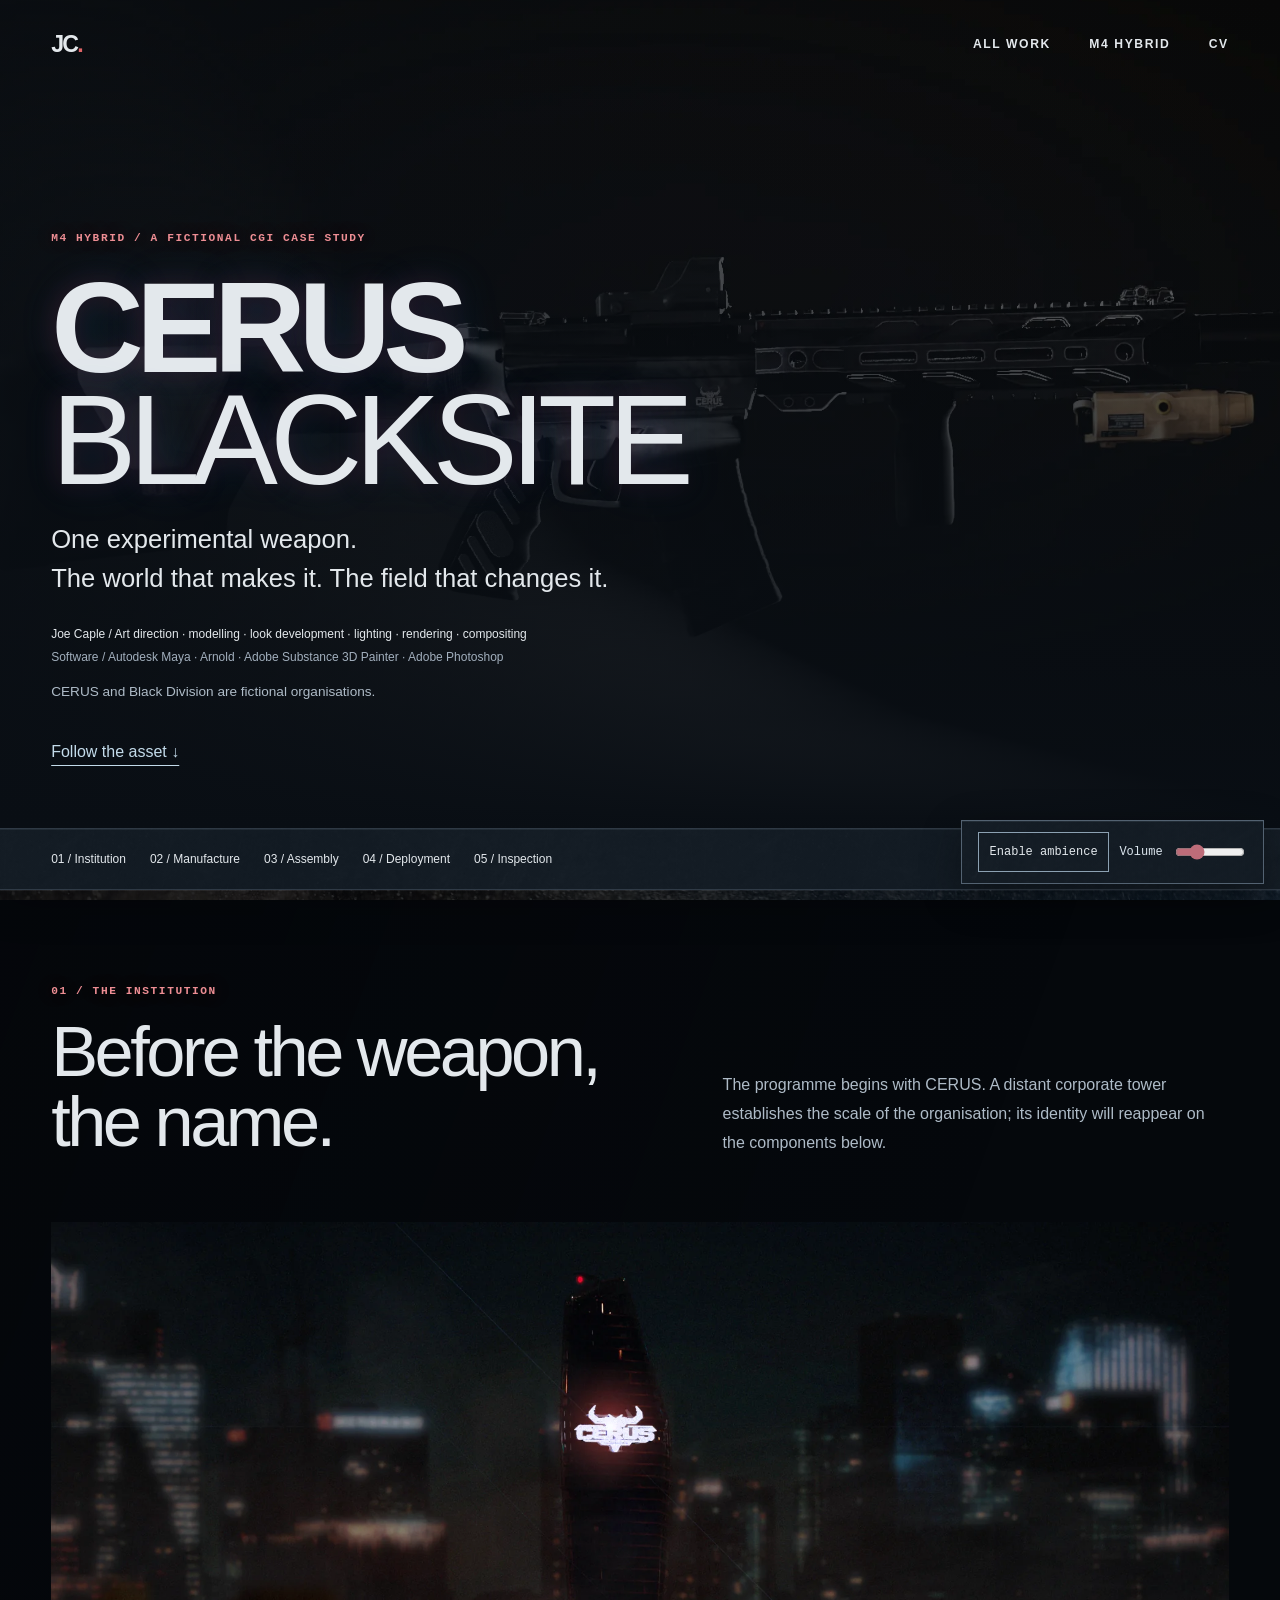
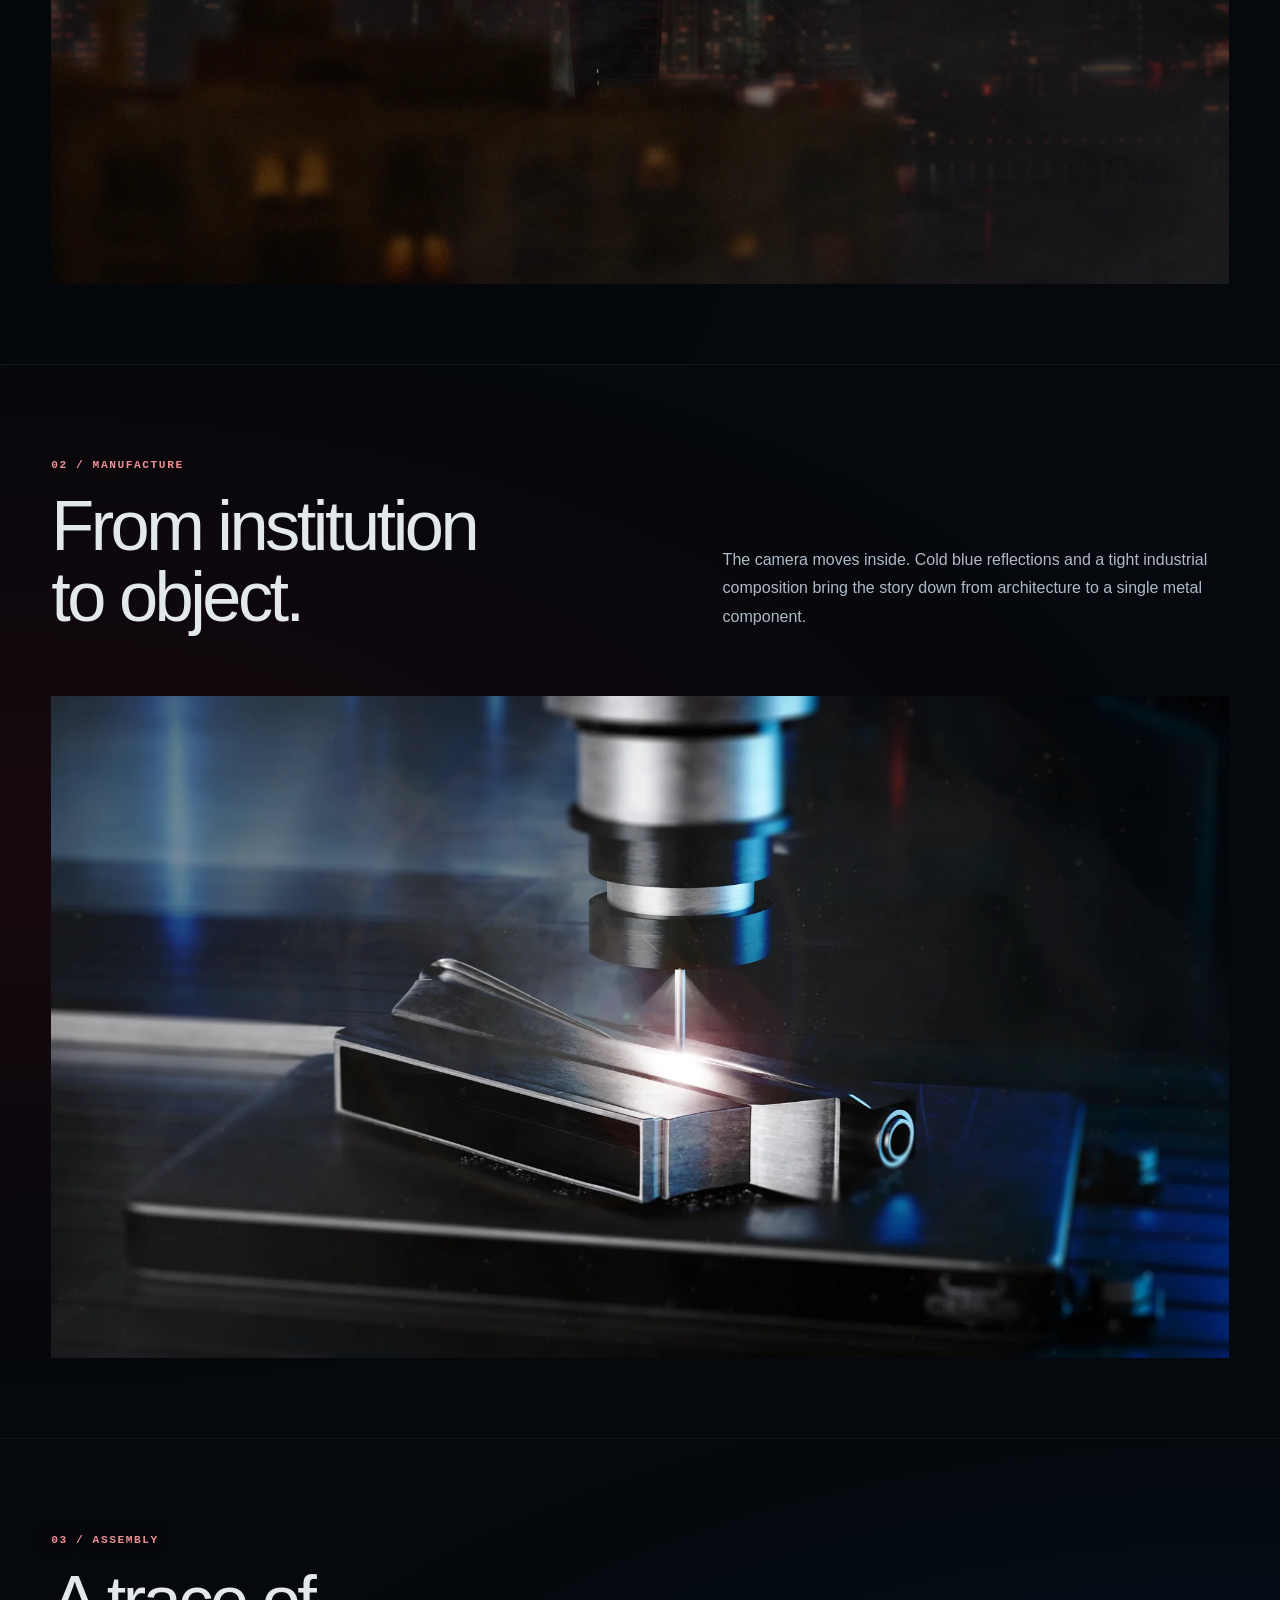
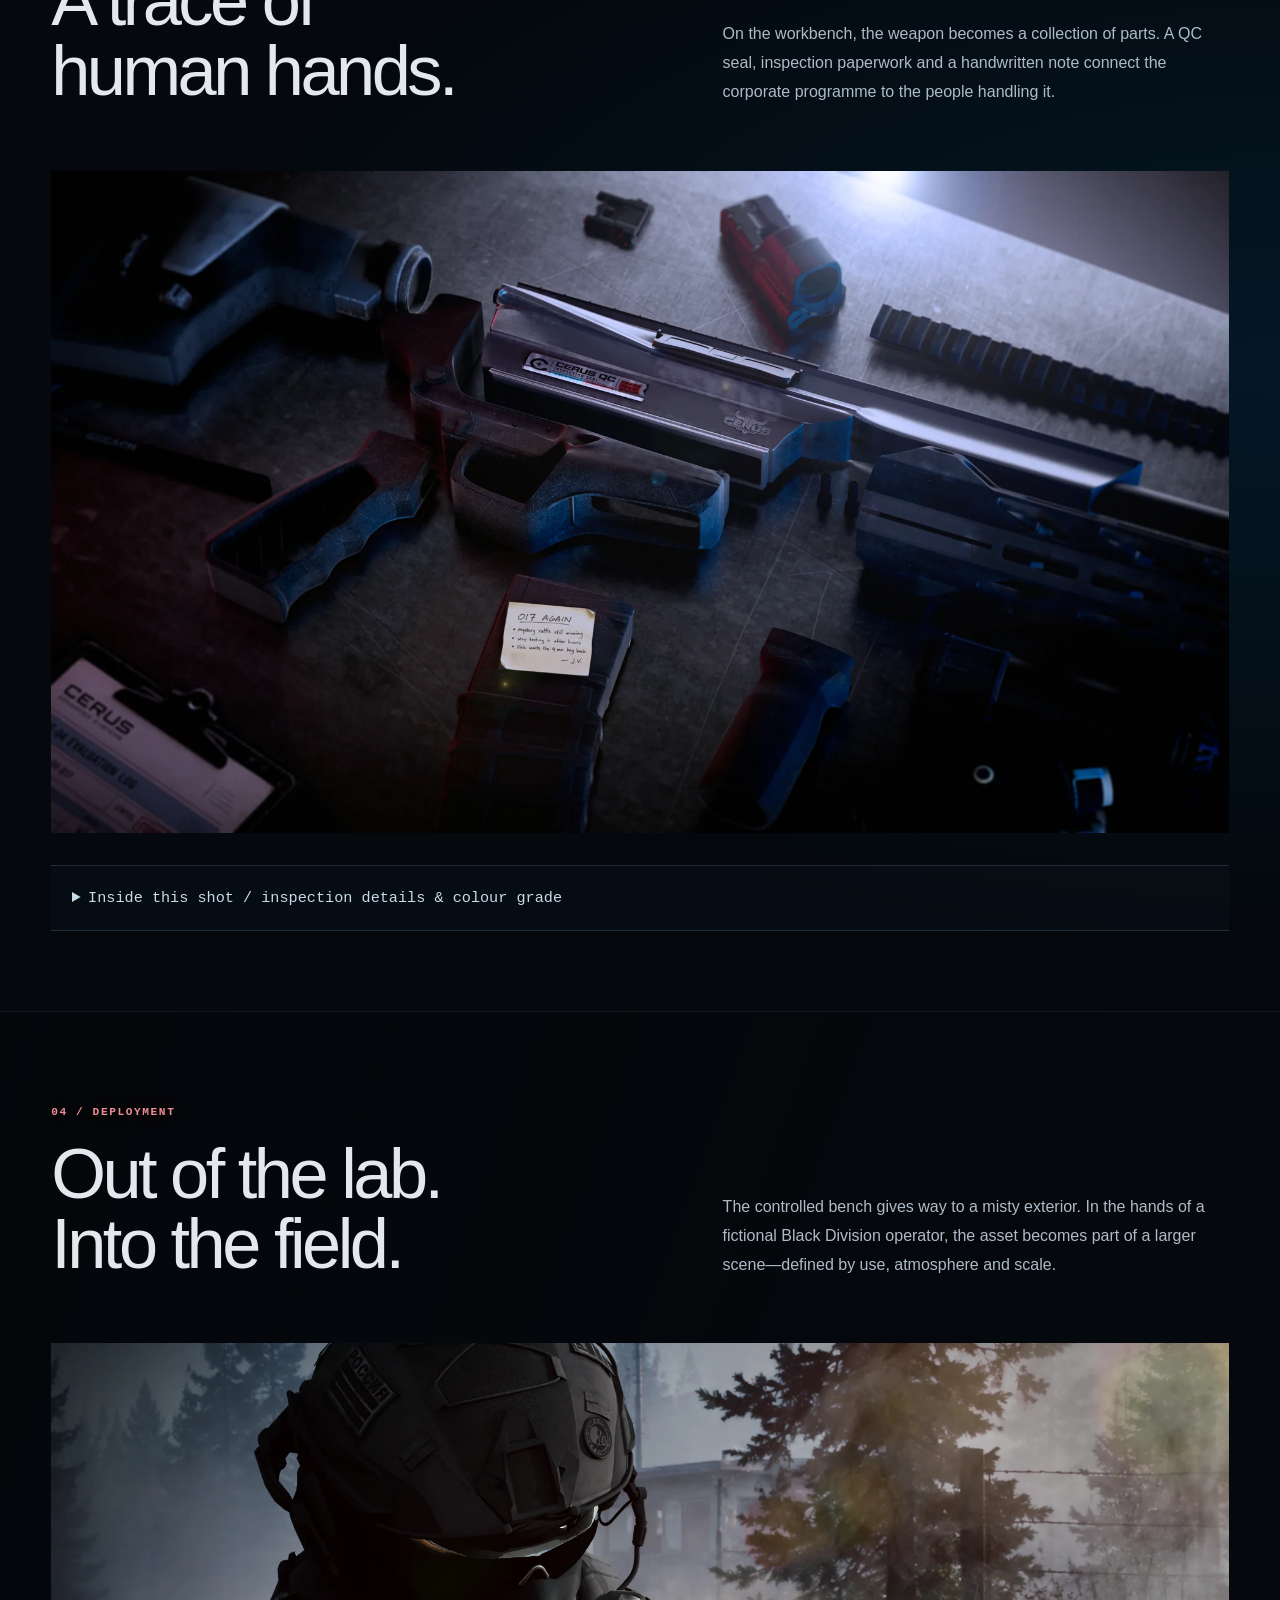
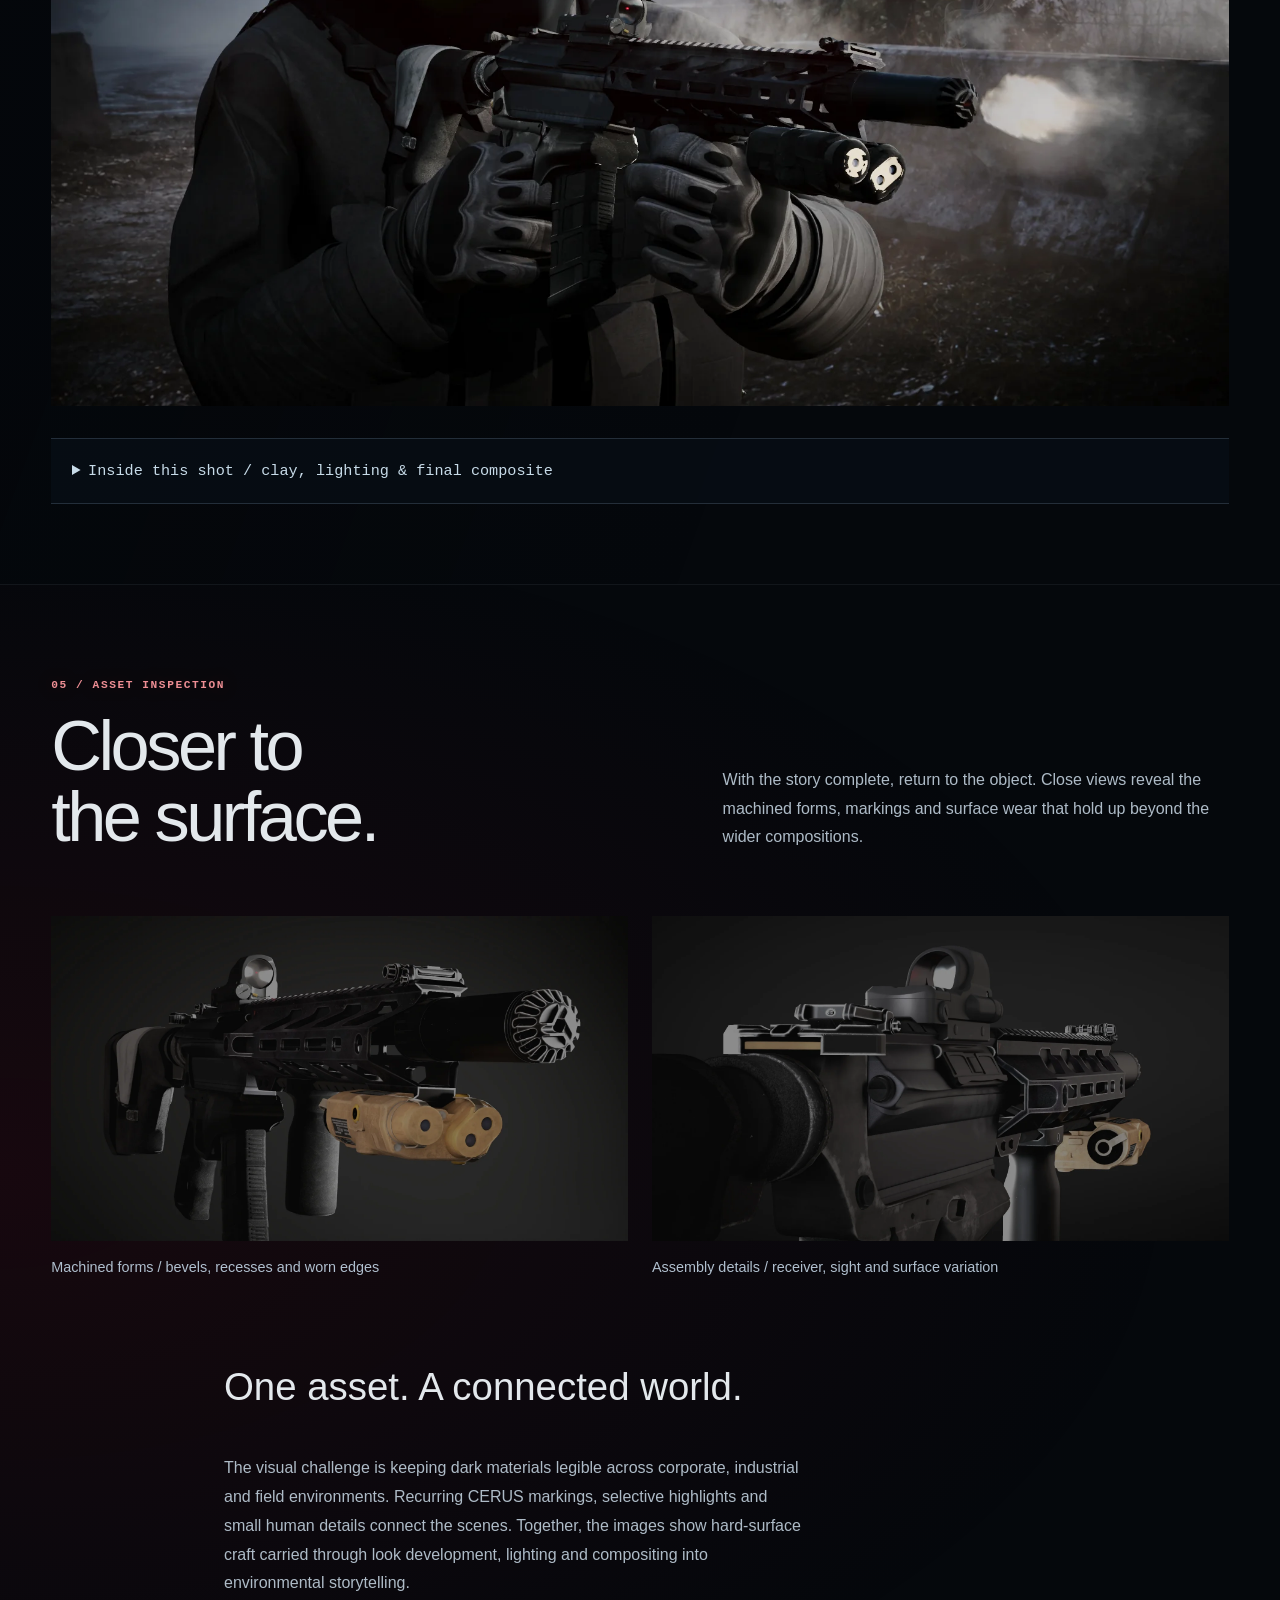
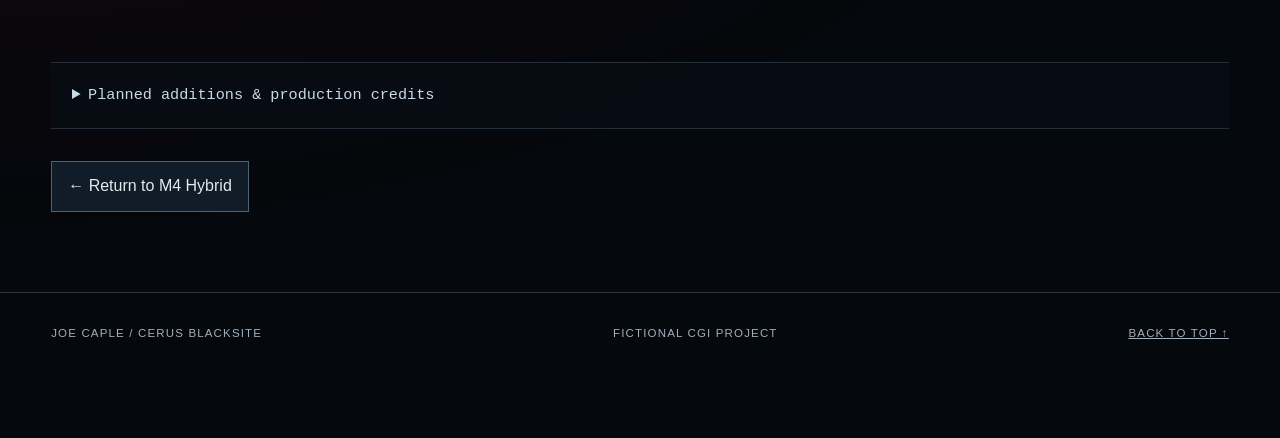
<file: cerus-blacksite.html>
<!doctype html>
<html lang="en"><head>
<meta charset="utf-8"><meta name="viewport" content="width=device-width,initial-scale=1">
<title>CERUS BLACKSITE — CGI breakdown by Joe Caple</title>
<meta name="description" content="A fictional military-industrial programme told through CGI: corporate architecture, manufacture, assembly and field deployment. A project breakdown by Joe Caple.">
<meta property="og:type" content="article"><meta property="og:title" content="CERUS BLACKSITE — Joe Caple"><meta property="og:description" content="From corporate manufacture to field deployment. A fictional CGI case study."><meta property="og:image" content="assets/cerus/lab-full.webp"><meta property="og:image:alt" content="CERUS components on a cold-lit laboratory workbench">
<meta name="twitter:card" content="summary_large_image"><meta name="theme-color" content="#090e14">
<link rel="icon" href="favicon.svg"><link rel="stylesheet" href="css/styles.css"><link rel="stylesheet" href="css/cerus.css?v=story-2"><script defer src="js/cerus.js?v=story-2"></script>
</head><body class="cerus-page" id="top">
<a class="skip-link" href="#institution">Skip to project</a>
<header class="site-header"><a class="wordmark" href="index.html" aria-label="Joe Caple home">JC<span>.</span></a><nav class="site-nav project-nav" aria-label="Portfolio"><a href="index.html#work">All work</a><a href="project.html?project=m4-hybrid">M4 Hybrid</a><a href="assets/joe-caple-cv.pdf">CV</a></nav></header>
<main>
<div class="cb-atmosphere" aria-hidden="true"></div>
<audio id="cb-ambience" src="assets/cerus/blacksite-ambience.mp3" loop preload="none"></audio>
<div class="cb-audio-panel"><button id="cb-audio-toggle" type="button" aria-pressed="false" aria-controls="cb-ambience">Enable ambience</button><label for="cb-volume">Volume</label><input id="cb-volume" type="range" min="0" max="20" value="5" aria-label="Ambience volume, maximum 20 percent"><span id="cb-audio-status" class="cb-audio-status" role="status">Sound off</span></div>
<section class="cb-hero"><img src="assets/cerus/side.webp" alt="Side profile of the fictional CERUS experimental weapon" fetchpriority="high"><div class="cb-hero-copy"><p class="cb-label">M4 HYBRID / A FICTIONAL CGI CASE STUDY</p><h1>CERUS<br><span>BLACKSITE</span></h1><p>One experimental weapon.<br>The world that makes it. The field that changes it.</p><div class="cb-credits">Joe Caple / Art direction · modelling · look development · lighting · rendering · compositing<br><span>Software / Autodesk Maya · Arnold · Adobe Substance 3D Painter · Adobe Photoshop</span></div><p class="cb-fiction">CERUS and Black Division are fictional organisations.</p><a class="cb-story-start" href="#institution">Follow the asset ↓</a></div></section>
<nav class="cb-jump" aria-label="Story chapters"><a href="#institution">01 / Institution</a><a href="#manufacture">02 / Manufacture</a><a href="#assembly">03 / Assembly</a><a href="#deployment">04 / Deployment</a><a href="#inspection">05 / Inspection</a></nav>
<section id="institution" class="cb-section cb-chapter"><div class="cb-chapter-heading"><div><p class="cb-label">01 / THE INSTITUTION</p><h2>Before the weapon,<br>the name.</h2></div><p>The programme begins with CERUS. A distant corporate tower establishes the scale of the organisation; its identity will reappear on the components below.</p></div><figure class="cb-story-image"><a href="assets/cerus/hq-full.webp" data-lightbox><img src="assets/cerus/hq.webp" alt="Illuminated fictional CERUS headquarters rising above a dark city" loading="lazy" width="1920" height="1080"></a></figure></section><section id="manufacture" class="cb-section cb-chapter"><div class="cb-chapter-heading"><div><p class="cb-label">02 / MANUFACTURE</p><h2>From institution<br>to object.</h2></div><p>The camera moves inside. Cold blue reflections and a tight industrial composition bring the story down from architecture to a single metal component.</p></div><figure class="cb-story-image"><a href="assets/cerus/cnc-full.webp" data-lightbox><img src="assets/cerus/cnc.webp" alt="CGI manufacturing scene showing a metal component beneath a milling tool in cold blue light" loading="lazy" width="1920" height="1080"></a></figure></section><section id="assembly" class="cb-section cb-chapter"><div class="cb-chapter-heading"><div><p class="cb-label">03 / ASSEMBLY</p><h2>A trace of<br>human hands.</h2></div><p>On the workbench, the weapon becomes a collection of parts. A QC seal, inspection paperwork and a handwritten note connect the corporate programme to the people handling it.</p></div><figure class="cb-story-image"><a href="assets/cerus/lab-full.webp" data-lightbox><img src="assets/cerus/lab.webp" alt="Disassembled weapon components with inspection decals and a handwritten note on the laboratory bench" loading="lazy" width="1920" height="1080"></a></figure><details class="cb-process"><summary>Inside this shot / inspection details & colour grade</summary><div class="cb-process-body"><div class="cb-three"><p><b>QC seal</b>The inspection decal carries the corporate identity onto the asset.</p><p><b>Handwritten note</b>A personal trace interrupts the controlled industrial setting.</p><p><b>Surface separation</b>Metal, polymer and paper read differently under the same light.</p></div><h3>Workbench / raw render to final grade</h3><p>Drag to compare the supplied ungraded render with the final treatment of the same composition.</p><div class="cb-compare" style="--split:50%"><img src="assets/cerus/lab.webp" loading="lazy" alt="Final graded workbench render"><img class="cb-before" src="assets/cerus/lab-raw.webp" loading="lazy" alt="Ungraded workbench render"><span class="cb-divider"></span></div><label class="cb-range">Raw / Final <input type="range" min="0" max="100" value="50" aria-label="Reveal raw workbench versus final grade" data-comparison></label></div></details></section><section id="deployment" class="cb-section cb-chapter"><div class="cb-chapter-heading"><div><p class="cb-label">04 / DEPLOYMENT</p><h2>Out of the lab.<br>Into the field.</h2></div><p>The controlled bench gives way to a misty exterior. In the hands of a fictional Black Division operator, the asset becomes part of a larger scene—defined by use, atmosphere and scale.</p></div><figure class="cb-story-image"><a href="assets/cerus/field-full.webp" data-lightbox><img src="assets/cerus/field.webp" alt="Fictional Black Division operator holding the CERUS weapon in a misty exterior" loading="lazy" width="1920" height="1080"></a></figure><details class="cb-process"><summary>Inside this shot / clay, lighting & final composite</summary><div class="cb-process-body"><p>These passes all belong to the field character composition. Explore the form, lighting, final composite and UV checker without switching scenes.</p><div class="cb-controls" id="field-controls" aria-label="Field character breakdown"></div><figure class="cb-viewer"><a id="field-link" href="assets/cerus/clay-full.webp" data-lightbox><img id="field-image" src="assets/cerus/clay.webp" alt="Neutral clay pass of the field character" loading="lazy"></a><figcaption id="field-caption" aria-live="polite">Neutral clay / field character</figcaption></figure></div></details></section><section id="inspection" class="cb-section cb-chapter"><div class="cb-chapter-heading"><div><p class="cb-label">05 / ASSET INSPECTION</p><h2>Closer to<br>the surface.</h2></div><p>With the story complete, return to the object. Close views reveal the machined forms, markings and surface wear that hold up beyond the wider compositions.</p></div><div class="cb-inspection-grid">
<figure><a href="assets/cerus/front-full.webp" data-lightbox><img src="assets/cerus/front.webp" alt="Machined forms / bevels, recesses and worn edges" loading="lazy" width="1920" height="1080"></a><figcaption>Machined forms / bevels, recesses and worn edges</figcaption></figure><figure><a href="assets/cerus/back-full.webp" data-lightbox><img src="assets/cerus/back.webp" alt="Assembly details / receiver, sight and surface variation" loading="lazy" width="1920" height="1080"></a><figcaption>Assembly details / receiver, sight and surface variation</figcaption></figure>
</div><div class="cb-reflection"><h3>One asset. A connected world.</h3><p>The visual challenge is keeping dark materials legible across corporate, industrial and field environments. Recurring CERUS markings, selective highlights and small human details connect the scenes. Together, the images show hard-surface craft carried through look development, lighting and compositing into environmental storytelling.</p></div><details class="cb-process"><summary>Planned additions & production credits</summary><div class="cb-process-body"><p>Not yet supplied: barracks storage scene; Base Colour, Roughness, Metalness and Normal map exports; matched clean and field-worn renders. These will be added when available, rather than simulated.</p><p>Software: Autodesk Maya, Arnold, Adobe Substance 3D Painter and Adobe Photoshop.</p></div></details><a class="cb-back" href="project.html?project=m4-hybrid">← Return to M4 Hybrid</a></section>
</main><footer class="site-footer"><p>Joe Caple / CERUS BLACKSITE</p><p>Fictional CGI project</p><a href="#top">Back to top ↑</a></footer>
<dialog id="cb-lightbox" aria-label="High-resolution gallery"><button id="cb-close" aria-label="Close image">Close ×</button><img id="cb-full" alt=""><p id="cb-full-caption"></p><div><button id="cb-prev" aria-label="Previous image">← Previous</button><button id="cb-next" aria-label="Next image">Next →</button><a id="cb-original" target="_blank" rel="noopener">Open full image ↗</a></div></dialog>
</body></html>
</file>
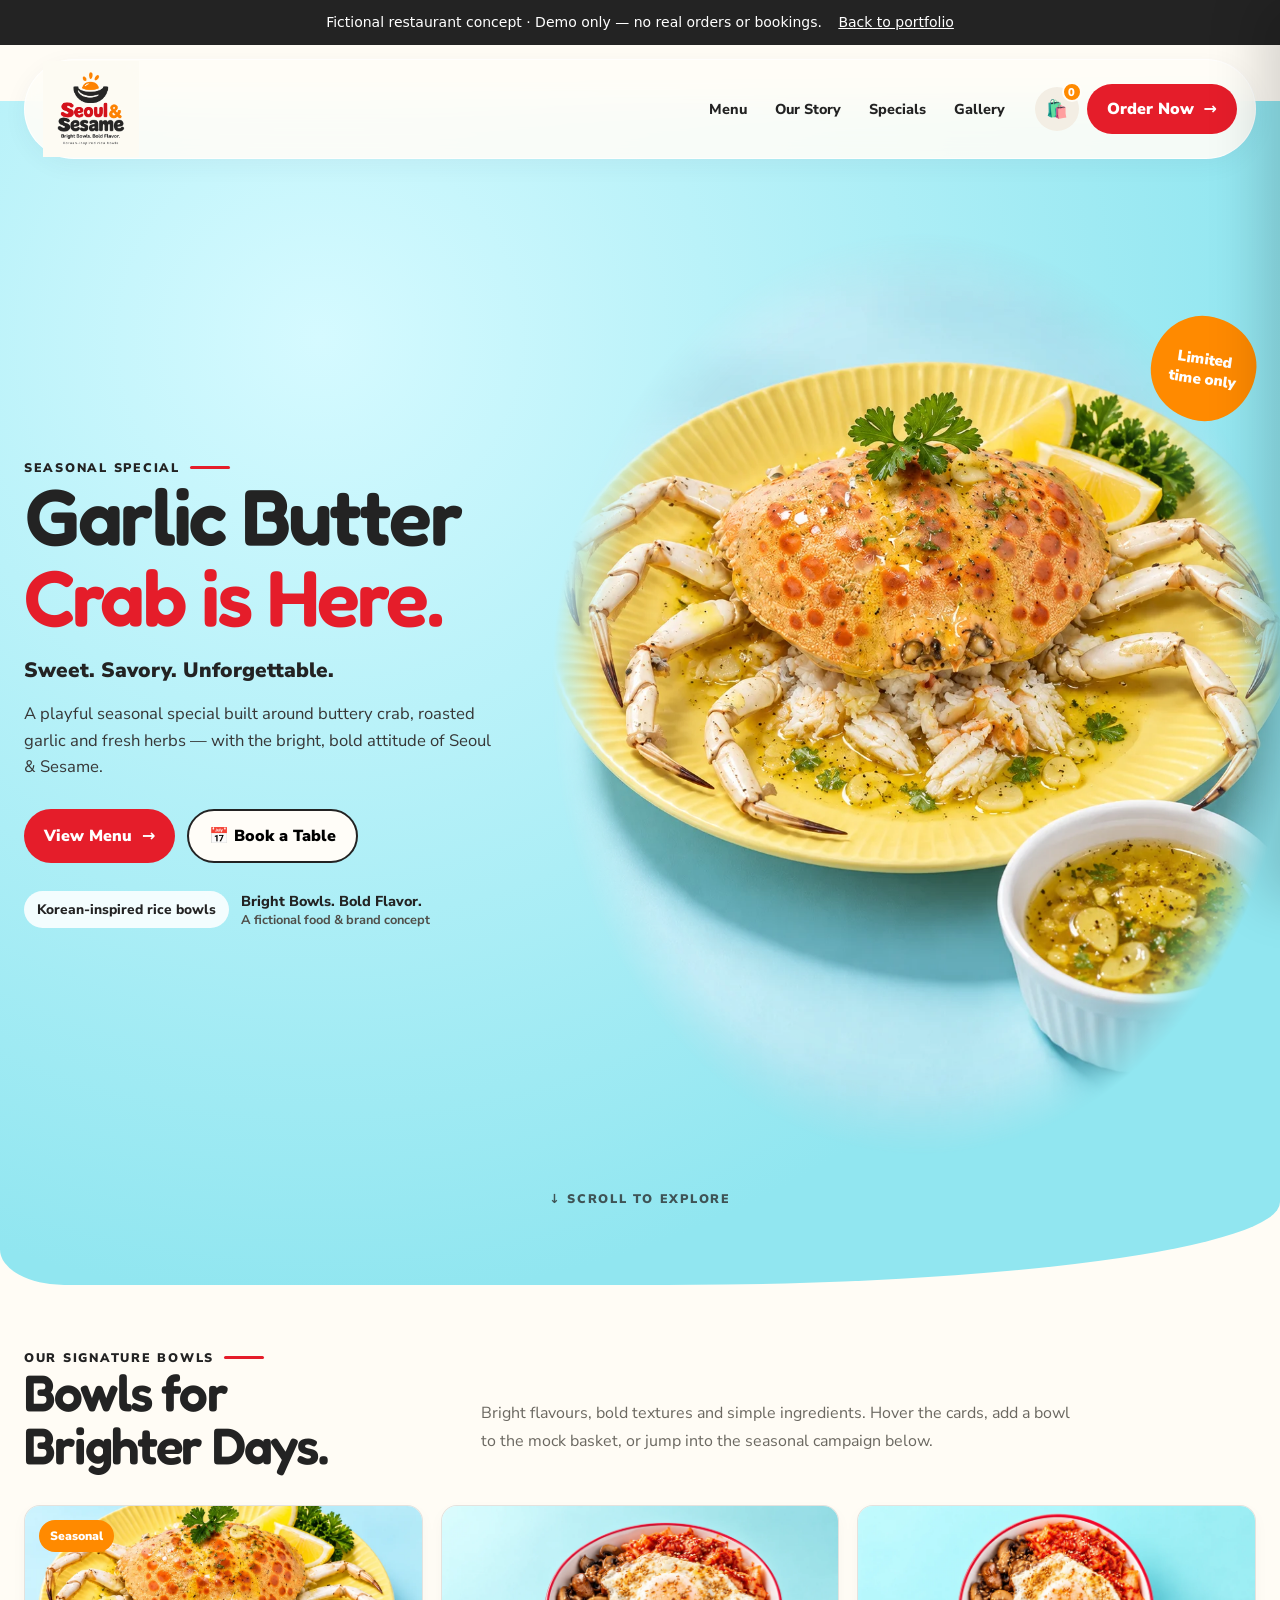
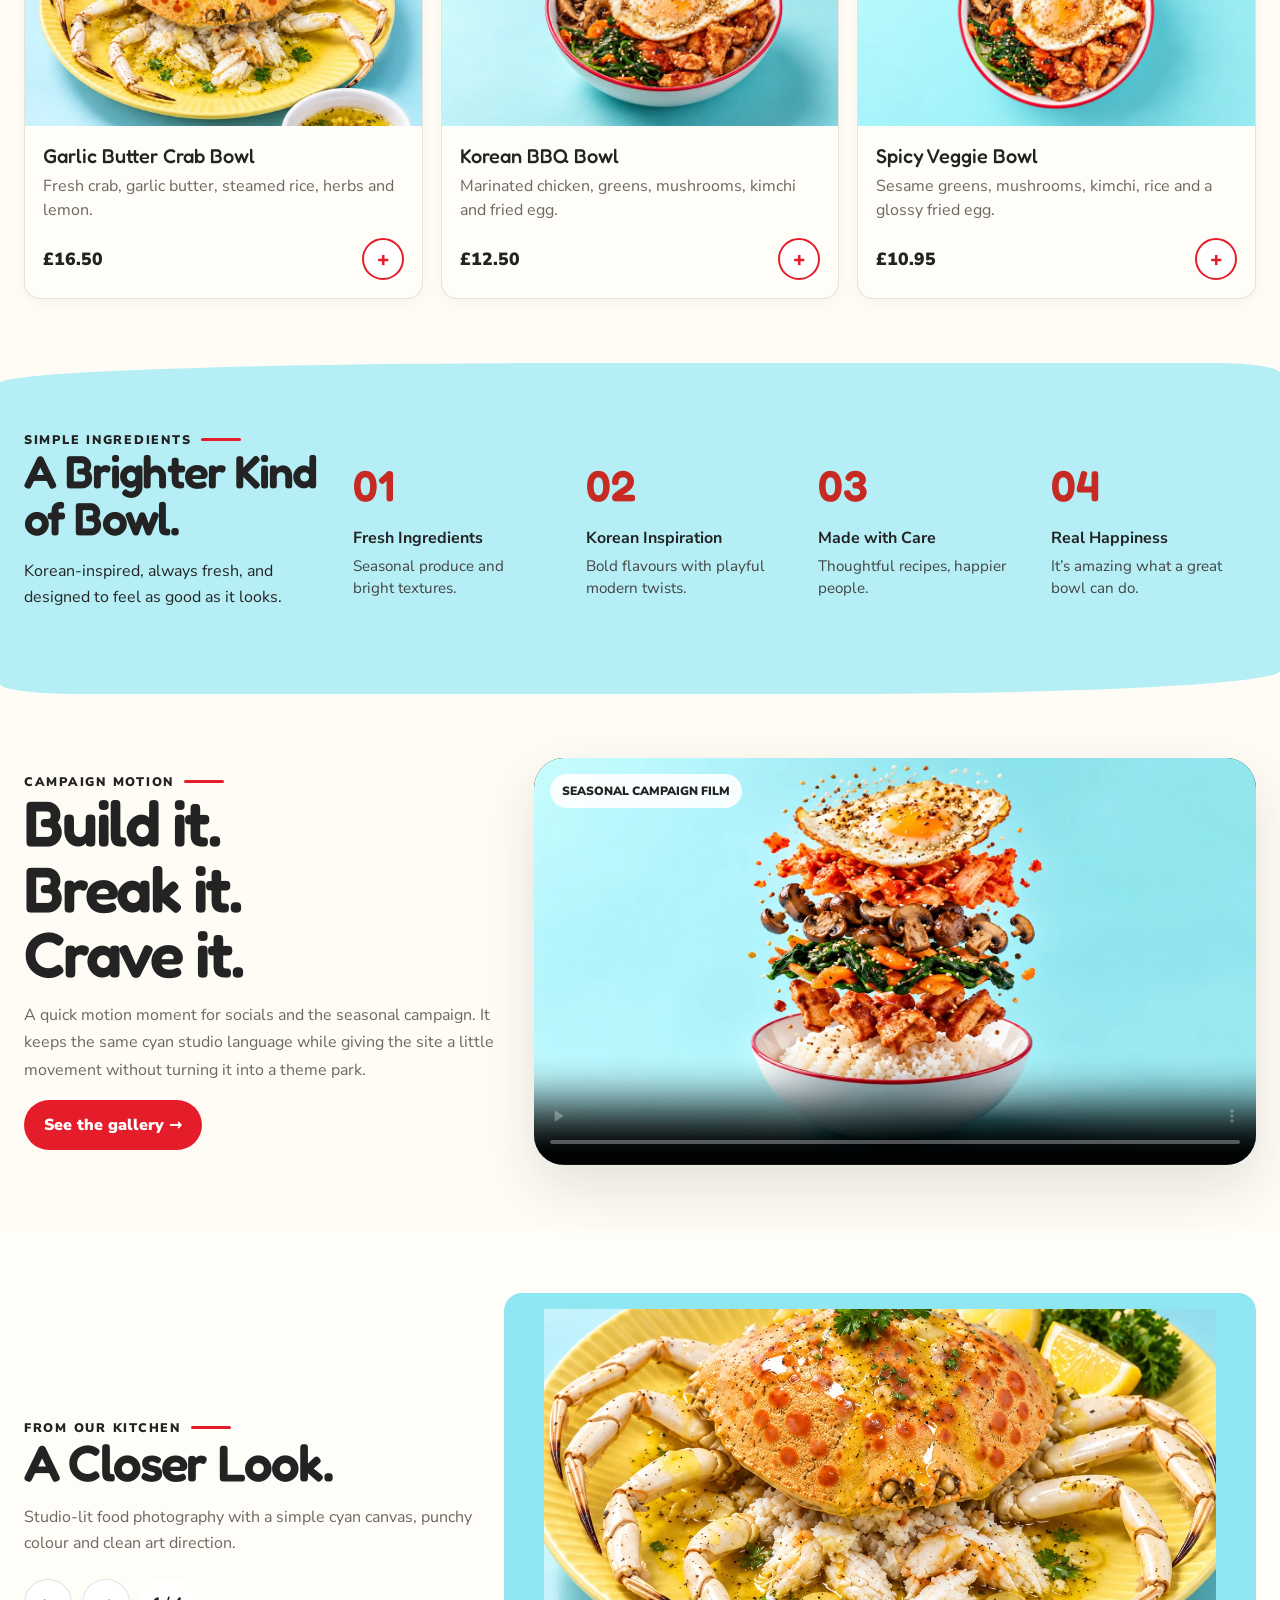
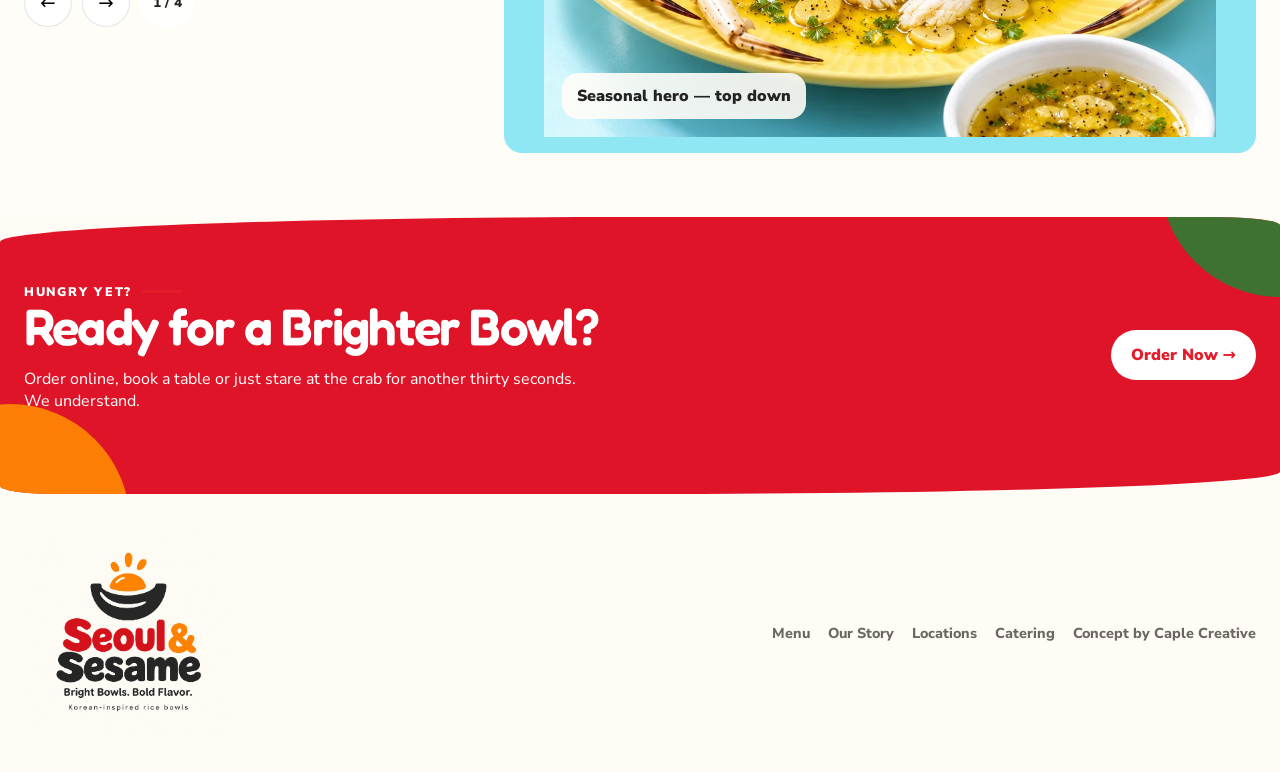
<file: seoul-sesame-demo.html>
<!doctype html>
<html lang="en">
<head>
  <meta charset="utf-8" />
  <meta name="viewport" content="width=device-width, initial-scale=1" />
  <title>Seoul & Sesame — Bright Bowls. Bold Flavor.</title>
  <meta name="description" content="A fictional restaurant concept for the Caple Creative portfolio." />
  <link rel="stylesheet" href="https://fonts.googleapis.com/css2?family=Fredoka:wght@500;600;700&family=Nunito+Sans:wght@400;600;700;800;900&display=swap">
  <link rel="stylesheet" href="css/seoul-polish.css">
  <style>
    :root{
      --cream:#fff7e9;
      --paper:#fffdf8;
      --cyan:#8ee7f3;
      --cyan-deep:#62d7e6;
      --red:#e51d2a;
      --orange:#ff8a00;
      --green:#2e7d32;
      --charcoal:#232323;
      --muted:#6b6861;
      --line:rgba(35,35,35,.12);
      --shadow:0 22px 55px rgba(35,35,35,.12);
      --radius:28px;
    }
    *{box-sizing:border-box}
    html{scroll-behavior:smooth}
    body{margin:0;background:var(--cream);color:var(--charcoal);font-family:Inter,ui-sans-serif,system-ui,-apple-system,BlinkMacSystemFont,"Segoe UI",sans-serif;overflow-x:hidden}
    img,video{display:block;max-width:100%}
    button,a{font:inherit}
    a{color:inherit;text-decoration:none}
    button{cursor:pointer}
    .wrap{width:min(1180px,calc(100% - 32px));margin-inline:auto}
    .eyebrow{display:flex;align-items:center;gap:10px;text-transform:uppercase;letter-spacing:.16em;font-size:.74rem;font-weight:900}.eyebrow:after{content:"";width:40px;height:3px;background:var(--red);border-radius:99px}
    .display{font-family:"Arial Rounded MT Bold",ui-rounded,Inter,sans-serif;letter-spacing:-.055em;line-height:.9;margin:0;font-weight:900}
    .btn{border:0;border-radius:999px;padding:14px 20px;font-weight:900;display:inline-flex;align-items:center;gap:10px;justify-content:center;transition:.25s ease;min-height:48px}
    .btn-primary{background:var(--red);color:white;box-shadow:0 9px 0 rgba(146,15,25,.14)}
    .btn-primary:hover{transform:translateY(-3px);box-shadow:0 12px 0 rgba(146,15,25,.12)}
    .btn-secondary{background:var(--paper);border:2px solid var(--charcoal)}
    .btn-secondary:hover{background:white;transform:translateY(-2px)}
    .pill{border-radius:999px;padding:9px 13px;background:rgba(255,255,255,.86);backdrop-filter:blur(10px);display:inline-flex;align-items:center;gap:8px;font-weight:800;font-size:.86rem}
    .nav-shell{position:sticky;top:14px;z-index:30;margin-top:14px}
    .nav{background:rgba(255,253,248,.9);backdrop-filter:blur(18px);border:1px solid rgba(255,255,255,.8);box-shadow:0 12px 35px rgba(35,35,35,.08);border-radius:999px;padding:8px 10px 8px 16px;display:flex;align-items:center;gap:18px}
    .brand{display:flex;align-items:center;gap:11px;min-width:max-content}
    .brand-icon{width:38px;height:38px;position:relative}
    .brand-icon .bowl{position:absolute;left:3px;right:3px;bottom:2px;height:18px;background:var(--charcoal);border-radius:5px 5px 22px 22px;transform:rotate(0deg)}
    .brand-icon .yolk{position:absolute;left:10px;right:10px;bottom:18px;height:12px;background:var(--orange);border-radius:18px 18px 5px 5px}
    .brand-icon i{position:absolute;width:5px;height:8px;border-radius:999px;background:var(--orange);top:1px}.brand-icon i:nth-child(3){left:8px;transform:rotate(-35deg)}.brand-icon i:nth-child(4){left:17px;top:-1px}.brand-icon i:nth-child(5){right:8px;transform:rotate(35deg)}
    .brand-text b{font-family:"Arial Rounded MT Bold",ui-rounded,sans-serif;font-size:1.08rem}.brand-text small{display:block;font-size:.63rem;font-weight:800;color:var(--muted);margin-top:-1px}
    .nav-links{margin-left:auto;display:flex;gap:4px;align-items:center}.nav-links a{padding:11px 12px;border-radius:999px;font-weight:800;font-size:.88rem}.nav-links a:hover{background:#f4efe5}.nav-actions{display:flex;align-items:center;gap:8px}
    .basket{position:relative}.basket-count{position:absolute;right:-3px;top:-5px;width:20px;height:20px;border-radius:50%;display:grid;place-items:center;background:var(--orange);color:white;font-size:.7rem;font-weight:900;border:2px solid var(--paper)}
    .icon-btn{width:44px;height:44px;border-radius:50%;border:0;background:#f3eee4;font-size:1.1rem}
    .mobile-toggle{display:none}

    .hero{position:relative;padding:88px 0 70px;background:linear-gradient(135deg,#b8f3fa 0%,var(--cyan) 42%,#74dce9 100%);margin-top:-58px;padding-top:148px;overflow:hidden;border-radius:0 0 50px 50px}
    .hero-grid{display:grid;grid-template-columns:.9fr 1.1fr;gap:36px;align-items:center;position:relative;z-index:2}
    .hero h1{font-size:clamp(4rem,7vw,7.2rem);max-width:700px}.hero h1 .red{color:var(--red)}
    .hero-sub{font-size:1.35rem;font-weight:900;margin:18px 0 8px}.hero-copy{max-width:590px;font-size:1.04rem;line-height:1.6;color:#373737}
    .hero-actions{display:flex;flex-wrap:wrap;gap:12px;margin:28px 0 28px}
    .hero-meta{display:flex;align-items:center;gap:16px;flex-wrap:wrap}.stars{color:var(--orange);letter-spacing:2px}.review{font-weight:800}.review small{display:block;color:#4f4e49;font-weight:700}
    .food-stage{position:relative;isolation:isolate;min-height:580px;display:grid;place-items:center}.food-stage:before{content:"";position:absolute;width:70%;aspect-ratio:1;background:rgba(255,255,255,.22);border-radius:50%;filter:blur(2px);z-index:-2}.plate{width:min(720px,100%);filter:drop-shadow(0 38px 30px rgba(0,80,90,.18));animation:float 5s ease-in-out infinite}.seasonal-badge{position:absolute;right:2%;top:14%;background:var(--orange);color:#fff;width:126px;aspect-ratio:1;border-radius:48% 52% 48% 52%/52% 46% 54% 48%;display:grid;place-items:center;text-align:center;font-weight:900;transform:rotate(8deg);box-shadow:0 18px 35px rgba(187,89,0,.25)}
    .note{position:absolute;left:0;bottom:10%;font-family:"Comic Sans MS","Bradley Hand",cursive;font-size:1.35rem;font-weight:800;transform:rotate(-8deg)}
    .float-bit{position:absolute;font-size:2.2rem;filter:drop-shadow(0 8px 8px rgba(0,0,0,.08));animation:drift 7s ease-in-out infinite}.bit1{left:8%;top:10%}.bit2{right:5%;bottom:8%;animation-delay:-2s}.bit3{right:22%;top:1%;animation-delay:-4s;font-size:1.5rem}
    @keyframes float{50%{transform:translateY(-12px) rotate(.5deg)}}@keyframes drift{50%{transform:translate(7px,-14px) rotate(9deg)}}
    .scroll-cue{display:flex;justify-content:center;margin-top:35px;font-size:.78rem;font-weight:900;letter-spacing:.14em;text-transform:uppercase;opacity:.75}.scroll-cue span{animation:bob 1.8s ease-in-out infinite}@keyframes bob{50%{transform:translateY(7px)}}

    section{padding:88px 0}
    .section-head{display:grid;grid-template-columns:.7fr 1.3fr;gap:40px;align-items:end;margin-bottom:34px}.section-head h2{font-size:clamp(2.7rem,5vw,4.7rem)}.section-head p{max-width:600px;line-height:1.7;color:var(--muted)}
    .menu-grid{display:grid;grid-template-columns:repeat(3,1fr);gap:18px}
    .menu-card{background:var(--paper);border-radius:24px;overflow:hidden;border:1px solid var(--line);transition:.3s ease;position:relative}.menu-card:hover{transform:translateY(-8px) rotate(-.25deg);box-shadow:var(--shadow)}
    .menu-card .img-wrap{height:250px;overflow:hidden;position:relative}.menu-card img{width:100%;height:100%;object-fit:cover;transition:.55s ease}.menu-card:hover img{transform:scale(1.05)}
    .menu-card .tag{position:absolute;top:14px;left:14px;background:var(--orange);color:white;padding:8px 11px;border-radius:999px;font-size:.76rem;font-weight:900}.menu-body{padding:18px}.menu-body h3{font-size:1.25rem;margin:0 0 6px}.menu-body p{color:var(--muted);margin:0 0 16px;line-height:1.5}.menu-row{display:flex;align-items:center;justify-content:space-between;gap:12px}.price{font-weight:900;font-size:1.1rem}.add{width:42px;height:42px;border-radius:50%;background:white;border:2px solid var(--red);color:var(--red);font-size:1.3rem;font-weight:900;transition:.2s}.add:hover{background:var(--red);color:white;transform:rotate(90deg)}

    .values{background:linear-gradient(180deg,var(--cyan),#b7f1f7);border-radius:46px;padding:56px 0;overflow:hidden}.values-grid{display:grid;grid-template-columns:1.2fr repeat(4,1fr);gap:18px;align-items:center}.value-intro h2{font-size:clamp(2.5rem,5vw,4.8rem);max-width:420px}.value-intro p{line-height:1.65;max-width:420px}.value{padding:22px 16px;text-align:center}.value-icon{font-size:3rem;margin-bottom:10px}.value h3{margin:0 0 6px;font-size:1rem}.value p{margin:0;font-size:.88rem;line-height:1.45;color:#444}

    .motion-grid{display:grid;grid-template-columns:.8fr 1.2fr;gap:28px;align-items:center}.motion-copy h2{font-size:clamp(2.8rem,5vw,5rem)}.motion-copy p{line-height:1.7;color:var(--muted)}.video-card{border-radius:30px;overflow:hidden;box-shadow:var(--shadow);background:#111;position:relative}.video-card video{width:100%;aspect-ratio:16/9;object-fit:cover}.video-badge{position:absolute;left:16px;top:16px;background:rgba(255,255,255,.9);padding:9px 12px;border-radius:999px;font-size:.75rem;font-weight:900}

    .gallery{background:var(--paper)}
    .gallery-grid{display:grid;grid-template-columns:.75fr 1.25fr;gap:28px;align-items:center}.gallery-copy h2{font-size:clamp(3rem,5vw,5.2rem)}.gallery-copy p{color:var(--muted);line-height:1.65}.gallery-controls{display:flex;gap:10px;margin-top:22px}.round{width:48px;height:48px;border-radius:50%;border:1px solid var(--line);background:white;font-size:1.15rem}.round:hover{border-color:var(--red);color:var(--red)}
    .carousel{position:relative;border-radius:30px;overflow:hidden;min-height:520px;background:var(--cyan)}.slide{position:absolute;inset:0;opacity:0;transform:scale(1.025);transition:.55s ease}.slide.active{opacity:1;transform:scale(1)}.slide img{width:100%;height:100%;object-fit:cover}.gallery-caption{position:absolute;left:18px;bottom:18px;background:rgba(255,253,248,.9);backdrop-filter:blur(10px);padding:12px 15px;border-radius:16px;font-weight:900}

    .cta{padding:72px 0;background:var(--red);color:white;position:relative;overflow:hidden}.cta:before,.cta:after{content:"";position:absolute;width:240px;height:240px;border-radius:50%;background:var(--orange);opacity:.9}.cta:before{left:-110px;bottom:-150px}.cta:after{right:-120px;top:-160px;background:var(--green)}.cta-inner{display:flex;align-items:center;justify-content:space-between;gap:30px;position:relative;z-index:2}.cta h2{font-size:clamp(2.8rem,5vw,5rem);margin:0}.cta p{max-width:560px}.cta .btn{background:white;color:var(--red)}
    footer{padding:34px 0}.footer-row{display:flex;justify-content:space-between;align-items:center;gap:18px;flex-wrap:wrap}.footer-links{display:flex;gap:18px;flex-wrap:wrap;font-size:.88rem;font-weight:800;color:var(--muted)}

    .drawer-backdrop{position:fixed;inset:0;background:rgba(35,35,35,.35);z-index:90;opacity:0;pointer-events:none;transition:.25s}.drawer-backdrop.open{opacity:1;pointer-events:auto}.drawer{position:fixed;right:0;top:0;bottom:0;width:min(430px,100%);background:var(--paper);z-index:100;transform:translateX(100%);transition:.35s ease;padding:26px;box-shadow:-20px 0 50px rgba(0,0,0,.16);display:flex;flex-direction:column}.drawer.open{transform:translateX(0)}.drawer-head{display:flex;justify-content:space-between;align-items:center}.drawer h3{font-size:2rem;margin:0}.cart-items{display:grid;gap:12px;margin:24px 0;overflow:auto}.cart-item{display:flex;justify-content:space-between;gap:14px;border-bottom:1px solid var(--line);padding-bottom:12px}.cart-item small{color:var(--muted)}.drawer-total{margin-top:auto;border-top:1px solid var(--line);padding-top:18px}.total-row{display:flex;justify-content:space-between;font-size:1.2rem;font-weight:900;margin-bottom:14px}.empty{color:var(--muted);padding:30px 0;text-align:center}
    .toast{position:fixed;left:50%;bottom:24px;transform:translate(-50%,20px);background:var(--charcoal);color:white;padding:12px 16px;border-radius:999px;font-weight:800;z-index:110;opacity:0;pointer-events:none;transition:.25s}.toast.show{opacity:1;transform:translate(-50%,0)}

    @media(max-width:900px){
      .nav-links{display:none}.mobile-toggle{display:inline-grid;place-items:center}.nav .order-top{display:none}
      .hero-grid,.section-head,.motion-grid,.gallery-grid{grid-template-columns:1fr}.food-stage{min-height:430px}.hero h1{font-size:clamp(3.5rem,13vw,6rem)}
      .menu-grid{grid-template-columns:1fr 1fr}.values-grid{grid-template-columns:1fr 1fr}.value-intro{grid-column:1/-1}.carousel{min-height:440px}.cta-inner{align-items:flex-start;flex-direction:column}
    }
    @media(max-width:620px){
      .wrap{width:min(100% - 20px,1180px)}.nav{border-radius:24px}.brand-text small{display:none}.hero{border-radius:0 0 34px 34px;padding-top:130px}.hero-actions{flex-direction:column;align-items:stretch}.hero-actions .btn{width:100%}.menu-grid{grid-template-columns:1fr}.values-grid{grid-template-columns:1fr}.value-intro{grid-column:auto}.gallery .carousel{min-height:360px}.section-head{margin-bottom:22px}.seasonal-badge{width:100px;font-size:.8rem}.note{font-size:1.05rem}.float-bit{display:none}.hero-meta{align-items:flex-start}.cta{padding:54px 0}
    }
    @media (prefers-reduced-motion:reduce){*{scroll-behavior:auto!important;animation:none!important;transition:none!important}}
  </style>
</head>
<body>
  <aside style="position:relative;z-index:40;background:#232323;color:white;padding:12px 20px;font:14px/1.5 system-ui;text-align:center">Fictional restaurant concept · Demo only — no real orders or bookings. <a href="project.html?project=seoul-sesame" style="text-decoration:underline;margin-left:12px">Back to portfolio</a></aside>
  <div class="nav-shell wrap">
    <nav class="nav" aria-label="Main navigation">
      <a class="brand" href="#top" aria-label="Seoul and Sesame home">
        <span class="brand-icon" aria-hidden="true"><span class="bowl"></span><span class="yolk"></span><i></i><i></i><i></i></span>
        <span class="brand-text"><b>Seoul <span style="color:var(--orange)">&</span> Sesame</b><small>Bright Bowls. Bold Flavor.</small></span>
      </a>
      <div class="nav-links"><a href="#menu">Menu</a><a href="#story">Our Story</a><a href="#motion">Specials</a><a href="#gallery">Gallery</a></div>
      <div class="nav-actions">
        <button class="icon-btn basket" id="basketBtn" aria-label="Open basket">🛍️<span class="basket-count" id="basketCount">0</span></button>
        <button class="btn btn-primary order-top" id="orderTop">Order Now <span>→</span></button>
        <button class="icon-btn mobile-toggle" id="mobileToggle" aria-label="Open menu">☰</button>
      </div>
    </nav>
  </div>

  <main id="top">
    <section class="hero">
      <div class="wrap hero-grid">
        <div>
          <div class="eyebrow">Seasonal special</div>
          <h1 class="display">Garlic Butter <span class="red">Crab is Here.</span></h1>
          <div class="hero-sub">Sweet. Savory. Unforgettable.</div>
          <p class="hero-copy">A playful seasonal special built around buttery crab, roasted garlic and fresh herbs — with the bright, bold attitude of Seoul & Sesame.</p>
          <div class="hero-actions"><a class="btn btn-primary" href="#menu">View Menu <span>→</span></a><button class="btn btn-secondary" id="bookBtn">📅 Book a Table</button></div>
          <div class="hero-meta"><span class="pill">Korean-inspired rice bowls</span><div class="review">Bright Bowls. Bold Flavor.<small>A fictional food & brand concept</small></div></div>
        </div>
        <div class="food-stage" aria-label="Garlic butter crab seasonal special">
          <img class="plate" src="assets/seoul-sesame/asset-01.webp" alt="Garlic butter crab on a yellow plate" />
          <div class="seasonal-badge">Limited<br>time only</div>
          <div class="note">Good food.<br>Brighter days.</div>
          <div class="float-bit bit1">🧄</div><div class="float-bit bit2">🍋</div><div class="float-bit bit3">🌿</div>
        </div>
      </div>
      <div class="scroll-cue"><span>↓ Scroll to explore</span></div>
    </section>

    <section id="menu">
      <div class="wrap">
        <div class="section-head">
          <div><div class="eyebrow">Our signature bowls</div><h2 class="display">Bowls for<br>Brighter Days.</h2></div>
          <p>Bright flavours, bold textures and simple ingredients. Hover the cards, add a bowl to the mock basket, or jump into the seasonal campaign below.</p>
        </div>
        <div class="menu-grid">
          <article class="menu-card"><div class="img-wrap"><img src="assets/seoul-sesame/asset-02.webp" alt="Garlic butter crab bowl"/><span class="tag">Seasonal</span></div><div class="menu-body"><h3>Garlic Butter Crab Bowl</h3><p>Fresh crab, garlic butter, steamed rice, herbs and lemon.</p><div class="menu-row"><span class="price">£16.50</span><button class="add" data-item="Garlic Butter Crab Bowl" data-price="16.50" aria-label="Add Garlic Butter Crab Bowl">+</button></div></div></article>
          <article class="menu-card"><div class="img-wrap"><img src="assets/seoul-sesame/asset-03.webp" alt="Korean BBQ bowl"/></div><div class="menu-body"><h3>Korean BBQ Bowl</h3><p>Marinated chicken, greens, mushrooms, kimchi and fried egg.</p><div class="menu-row"><span class="price">£12.50</span><button class="add" data-item="Korean BBQ Bowl" data-price="12.50" aria-label="Add Korean BBQ Bowl">+</button></div></div></article>
          <article class="menu-card"><div class="img-wrap"><img src="assets/seoul-sesame/asset-04.webp" alt="Spicy veggie bowl"/></div><div class="menu-body"><h3>Spicy Veggie Bowl</h3><p>Sesame greens, mushrooms, kimchi, rice and a glossy fried egg.</p><div class="menu-row"><span class="price">£10.95</span><button class="add" data-item="Spicy Veggie Bowl" data-price="10.95" aria-label="Add Spicy Veggie Bowl">+</button></div></div></article>
        </div>
      </div>
    </section>

    <section id="story" class="values">
      <div class="wrap values-grid">
        <div class="value-intro"><div class="eyebrow">Simple ingredients</div><h2 class="display">A Brighter Kind of Bowl.</h2><p>Korean-inspired, always fresh, and designed to feel as good as it looks.</p></div>
        <div class="value"><div class="value-icon">🌿</div><h3>Fresh Ingredients</h3><p>Seasonal produce and bright textures.</p></div>
        <div class="value"><div class="value-icon">🍄</div><h3>Korean Inspiration</h3><p>Bold flavours with playful modern twists.</p></div>
        <div class="value"><div class="value-icon">🌶️</div><h3>Made with Care</h3><p>Thoughtful recipes, happier people.</p></div>
        <div class="value"><div class="value-icon">🍳</div><h3>Real Happiness</h3><p>It’s amazing what a great bowl can do.</p></div>
      </div>
    </section>

    <section id="motion">
      <div class="wrap motion-grid">
        <div class="motion-copy"><div class="eyebrow">Campaign motion</div><h2 class="display">Build it.<br>Break it.<br>Crave it.</h2><p>A quick motion moment for socials and the seasonal campaign. It keeps the same cyan studio language while giving the site a little movement without turning it into a theme park.</p><a class="btn btn-primary" href="#gallery">See the gallery →</a></div>
        <div class="video-card"><span class="video-badge">SEASONAL CAMPAIGN FILM</span><video autoplay muted loop playsinline controls poster="assets/seoul-sesame/asset-05.webp"><source src="assets/seoul-sesame/asset-06.mp4" type="video/mp4"/>Your browser does not support video.</video></div>
      </div>
    </section>

    <section id="gallery" class="gallery">
      <div class="wrap gallery-grid">
        <div class="gallery-copy"><div class="eyebrow">From our kitchen</div><h2 class="display">A Closer Look.</h2><p>Studio-lit food photography with a simple cyan canvas, punchy colour and clean art direction.</p><div class="gallery-controls"><button class="round" id="prevSlide" aria-label="Previous image">←</button><button class="round" id="nextSlide" aria-label="Next image">→</button><span class="pill" id="slideCount">1 / 4</span></div></div>
        <div class="carousel" id="carousel">
          <figure class="slide active"><img src="assets/seoul-sesame/asset-07.webp" alt="Top down crab studio shot"><figcaption class="gallery-caption">Seasonal hero — top down</figcaption></figure>
          <figure class="slide"><img src="assets/seoul-sesame/asset-02.webp" alt="Crab studio shot with cyan background"><figcaption class="gallery-caption">Garlic butter details</figcaption></figure>
          <figure class="slide"><img src="assets/seoul-sesame/asset-08.webp" alt="Close-up rice bowl studio shot"><figcaption class="gallery-caption">Signature bowl — close-up</figcaption></figure>
          <figure class="slide"><img src="assets/seoul-sesame/asset-05.webp" alt="Exploded rice bowl studio composition"><figcaption class="gallery-caption">Exploded campaign visual</figcaption></figure>
        </div>
      </div>
    </section>

    <section class="cta">
      <div class="wrap cta-inner"><div><div class="eyebrow" style="color:white">Hungry yet?</div><h2 class="display">Ready for a Brighter Bowl?</h2><p>Order online, book a table or just stare at the crab for another thirty seconds. We understand.</p></div><button class="btn" id="orderBottom">Order Now →</button></div>
    </section>
  </main>

  <footer><div class="wrap footer-row"><div class="brand"><span class="brand-icon" aria-hidden="true"><span class="bowl"></span><span class="yolk"></span><i></i><i></i><i></i></span><span class="brand-text"><b>Seoul <span style="color:var(--orange)">&</span> Sesame</b><small>Bright Bowls. Bold Flavor.</small></span></div><div class="footer-links"><span>Menu</span><span>Our Story</span><span>Locations</span><span>Catering</span><span>Concept by Caple Creative</span></div></div></footer>

  <div class="drawer-backdrop" id="backdrop"></div>
  <aside class="drawer" id="drawer" aria-label="Mock order basket" aria-hidden="true">
    <div class="drawer-head"><div><small class="eyebrow" style="display:inline-flex">Mock order</small><h3>Your basket</h3></div><button class="icon-btn" id="closeDrawer" aria-label="Close basket">✕</button></div>
    <div class="cart-items" id="cartItems"><div class="empty">No bowls yet. Go cause some delicious problems.</div></div>
    <div class="drawer-total"><div class="total-row"><span>Total</span><span id="cartTotal">£0.00</span></div><button class="btn btn-primary" style="width:100%" id="checkoutBtn">Continue to mock checkout →</button></div>
  </aside>
  <div class="toast" id="toast" role="status" aria-live="polite">Added to basket</div>

  <script>
    (()=>{
      if (new URLSearchParams(location.search).has('embedded')) document.querySelector('body > aside').hidden = true;
      const slides=[...document.querySelectorAll('.slide')];
      let slideIndex=0;
      const count=document.getElementById('slideCount');
      const renderSlide=()=>{slides.forEach((s,i)=>s.classList.toggle('active',i===slideIndex));count.textContent=`${slideIndex+1} / ${slides.length}`};
      document.getElementById('nextSlide').addEventListener('click',()=>{slideIndex=(slideIndex+1)%slides.length;renderSlide()});
      document.getElementById('prevSlide').addEventListener('click',()=>{slideIndex=(slideIndex-1+slides.length)%slides.length;renderSlide()});

      const cart=[];
      const basketCount=document.getElementById('basketCount');
      const cartItems=document.getElementById('cartItems');
      const cartTotal=document.getElementById('cartTotal');
      const drawer=document.getElementById('drawer');
      const backdrop=document.getElementById('backdrop');
      const toast=document.getElementById('toast');
      let toastTimer;
      function money(n){return `£${n.toFixed(2)}`}
      function renderCart(){
        basketCount.textContent=cart.length;
        if(!cart.length){cartItems.innerHTML='<div class="empty">No bowls yet. Go cause some delicious problems.</div>';cartTotal.textContent='£0.00';return}
        cartItems.innerHTML=cart.map((item,i)=>`<div class="cart-item"><div><strong>${item.name}</strong><small>Seoul & Sesame</small></div><div><strong>${money(item.price)}</strong><br><button type="button" data-remove="${i}" style="border:0;background:none;color:var(--red);font-weight:900;padding:5px 0">remove</button></div></div>`).join('');
        cartTotal.textContent=money(cart.reduce((a,b)=>a+b.price,0));
        cartItems.querySelectorAll('[data-remove]').forEach(btn=>btn.addEventListener('click',()=>{cart.splice(Number(btn.dataset.remove),1);renderCart()}));
      }
      function openDrawer(){drawer.classList.add('open');backdrop.classList.add('open');drawer.setAttribute('aria-hidden','false')}
      function closeDrawer(){drawer.classList.remove('open');backdrop.classList.remove('open');drawer.setAttribute('aria-hidden','true')}
      document.querySelectorAll('.add').forEach(btn=>btn.addEventListener('click',()=>{cart.push({name:btn.dataset.item,price:Number(btn.dataset.price)});renderCart();clearTimeout(toastTimer);toast.textContent=`${btn.dataset.item} added`;toast.classList.add('show');toastTimer=setTimeout(()=>toast.classList.remove('show'),1500)}));
      ['basketBtn','orderTop','orderBottom'].forEach(id=>document.getElementById(id).addEventListener('click',openDrawer));
      document.getElementById('closeDrawer').addEventListener('click',closeDrawer);backdrop.addEventListener('click',closeDrawer);
      document.getElementById('checkoutBtn').addEventListener('click',()=>{toast.textContent='Demo only — imagine a ridiculously smooth checkout here ✨';toast.classList.add('show');setTimeout(()=>toast.classList.remove('show'),2500)});
      document.getElementById('bookBtn').addEventListener('click',()=>{toast.textContent='Table booking interaction — portfolio demo';toast.classList.add('show');setTimeout(()=>toast.classList.remove('show'),2200)});
      const menuToggle = document.getElementById('mobileToggle');
      const menuLinks = document.querySelector('.nav-links');
      menuLinks.id = 'restaurant-menu';
      menuToggle.setAttribute('aria-controls', menuLinks.id);
      menuToggle.setAttribute('aria-expanded', 'false');
      function closeMenu(){menuLinks.classList.remove('is-open');menuToggle.setAttribute('aria-expanded','false');menuToggle.setAttribute('aria-label','Open menu')}
      menuToggle.addEventListener('click',()=>{const open=menuToggle.getAttribute('aria-expanded')!=='true';menuLinks.classList.toggle('is-open',open);menuToggle.setAttribute('aria-expanded',String(open));menuToggle.setAttribute('aria-label',open?'Close menu':'Open menu')});
      menuLinks.querySelectorAll('a').forEach(a=>a.addEventListener('click',closeMenu));
      document.addEventListener('keydown',e=>{if(e.key==='Escape'){closeMenu();closeDrawer()}});
      document.querySelectorAll('.brand').forEach(brand=>{
        brand.innerHTML='<img class="official-logo" src="assets/seoul-sesame/logo.png" alt="Seoul & Sesame — Bright Bowls. Bold Flavor." width="1254" height="1254">';
      });
      document.querySelectorAll('.float-bit,.note,.value-icon').forEach(el=>el.remove());
      document.querySelectorAll('.value').forEach((el,i)=>{const label=document.createElement('span');label.className='value-index';label.textContent=String(i+1).padStart(2,'0');el.prepend(label)});
      document.querySelectorAll('img:not(.plate):not(.official-logo)').forEach(img=>{img.loading='lazy';img.decoding='async'});
      renderCart();

      if(window.matchMedia('(pointer:fine)').matches && !window.matchMedia('(prefers-reduced-motion: reduce)').matches){
        const hero=document.querySelector('.hero');const plate=document.querySelector('.plate');
        hero.addEventListener('mousemove',e=>{const r=hero.getBoundingClientRect();const x=(e.clientX-r.left)/r.width-.5;const y=(e.clientY-r.top)/r.height-.5;plate.style.transform=`translate(${x*8}px,${y*8}px) rotate(${x*.7}deg)`});
        hero.addEventListener('mouseleave',()=>plate.style.transform='');
      }
    })();
  </script>
</body>
</html>
</file>
<file: css/styles.css>
:root {
  --ink: #080a0a;
  --panel: #101313;
  --soft-panel: #161a1a;
  --paper: #f0f1eb;
  --muted: #a4aaa5;
  --line: rgba(240, 241, 235, 0.19);
  --accent: #dfff4f;
  --page-pad: clamp(1.25rem, 4vw, 4rem);
  --header-h: 5.5rem;
  --ease: cubic-bezier(.2, .8, .2, 1);
}

* { box-sizing: border-box; }
html { scroll-behavior: smooth; }
body {
  margin: 0;
  overflow-x: hidden;
  color: var(--paper);
  background: var(--ink);
  font-family: Inter, "Helvetica Neue", Helvetica, Arial, sans-serif;
  font-size: 16px;
  line-height: 1.5;
  -webkit-font-smoothing: antialiased;
}
body::selection { color: var(--ink); background: var(--accent); }
img, video { display: block; width: 100%; }
a { color: inherit; }
button { font: inherit; }
.sr-only {
  position: absolute;
  width: 1px;
  height: 1px;
  padding: 0;
  margin: -1px;
  overflow: hidden;
  clip: rect(0, 0, 0, 0);
  white-space: nowrap;
  border: 0;
}
.skip-link {
  position: fixed;
  z-index: 100;
  top: 0;
  left: 1rem;
  padding: .7rem 1rem;
  color: var(--ink);
  background: var(--accent);
  transform: translateY(-120%);
  transition: transform .2s;
}
.skip-link:focus { transform: translateY(0); }

.site-header {
  position: absolute;
  z-index: 20;
  inset: 0 0 auto;
  height: var(--header-h);
  display: flex;
  align-items: center;
  justify-content: space-between;
  padding: 0 var(--page-pad);
}
.wordmark {
  font-size: 1.45rem;
  font-weight: 900;
  letter-spacing: -.08em;
  text-decoration: none;
}
.wordmark span { color: var(--accent); }
.site-nav { display: flex; gap: clamp(1.25rem, 3vw, 3rem); }
.site-nav a {
  position: relative;
  font-size: .76rem;
  font-weight: 700;
  letter-spacing: .13em;
  text-decoration: none;
  text-transform: uppercase;
}
.site-nav a::after {
  position: absolute;
  content: "";
  inset: auto 0 -.45rem;
  height: 1px;
  background: var(--accent);
  transform: scaleX(0);
  transform-origin: right;
  transition: transform .35s var(--ease);
}
.site-nav a:hover::after, .site-nav a:focus-visible::after { transform: scaleX(1); transform-origin: left; }
.menu-toggle { display: none; }

.hero {
  position: relative;
  min-height: min(940px, 100svh);
  display: flex;
  flex-direction: column;
  justify-content: center;
  overflow: hidden;
  padding: calc(var(--header-h) + 3rem) var(--page-pad) 3rem;
  background: var(--ink);
}
.hero::before {
  position: absolute;
  content: "";
  inset: 0;
  opacity: .18;
  pointer-events: none;
  background-image: url("data:image/svg+xml,%3Csvg viewBox='0 0 180 180' xmlns='http://www.w3.org/2000/svg'%3E%3Cfilter id='n'%3E%3CfeTurbulence type='fractalNoise' baseFrequency='.75' numOctaves='4' stitchTiles='stitch'/%3E%3C/filter%3E%3Crect width='100%25' height='100%25' filter='url(%23n)' opacity='.18'/%3E%3C/svg%3E");
}
.hero-banner {
  position: absolute;
  z-index: 0;
  inset: 0;
  overflow: hidden;
  background: #0a0d0d;
}
.hero-banner::after {
  position: absolute;
  content: "";
  inset: 0;
  background:
    linear-gradient(90deg, rgba(8,10,10,.92) 0%, rgba(8,10,10,.56) 43%, rgba(8,10,10,.7) 100%),
    linear-gradient(0deg, rgba(8,10,10,.78) 0%, rgba(8,10,10,.05) 56%, rgba(8,10,10,.45) 100%);
}
.hero-banner img {
  height: 100%;
  object-fit: cover;
  object-position: center;
  opacity: .82;
  filter: saturate(.78) contrast(1.08);
  transform: scale(1.035);
  animation: hero-drift 18s ease-in-out infinite alternate;
}
@keyframes hero-drift { to { transform: scale(1.07) translateX(-.8%); } }
.hero > .eyebrow { z-index: 2; }
.eyebrow {
  position: relative;
  margin: 0 0 1.5rem;
  color: var(--accent);
  font-size: .7rem;
  font-weight: 800;
  letter-spacing: .19em;
  text-transform: uppercase;
}
.hero-title {
  position: relative;
  z-index: 2;
  max-width: 13ch;
  margin: 0;
  font-size: clamp(3.6rem, 9.4vw, 9rem);
  font-weight: 600;
  line-height: .87;
  letter-spacing: -.075em;
}
.hero-title span { color: transparent; -webkit-text-stroke: 1px rgba(240,241,235,.68); }
.hero-foot {
  position: relative;
  z-index: 2;
  display: flex;
  align-items: flex-end;
  justify-content: space-between;
  max-width: 55rem;
  margin-top: clamp(3rem, 8vh, 7rem);
  margin-left: auto;
}
.hero-foot p { max-width: 35rem; margin: 0; color: var(--muted); font-size: clamp(1rem, 1.5vw, 1.25rem); }
.round-link {
  display: grid;
  width: 3.5rem;
  aspect-ratio: 1;
  place-items: center;
  flex: none;
  margin-left: 2rem;
  border: 1px solid var(--line);
  border-radius: 50%;
  text-decoration: none;
  transition: color .3s, background .3s, transform .3s;
}
.round-link:hover { color: var(--ink); background: var(--accent); transform: translateY(.3rem); }
.work { padding: clamp(6rem, 12vw, 11rem) var(--page-pad); }
.section-heading {
  display: grid;
  grid-template-columns: minmax(7rem, 1fr) minmax(12rem, 2fr) minmax(15rem, 1fr);
  align-items: end;
  gap: 2rem;
  margin-bottom: clamp(3rem, 6vw, 6rem);
}
.section-heading .eyebrow { align-self: start; margin-top: 1rem; }
.section-heading h2 {
  margin: 0;
  font-size: clamp(3rem, 7vw, 7rem);
  font-weight: 600;
  line-height: .95;
  letter-spacing: -.065em;
}
.section-heading > p:last-child { max-width: 24rem; margin: 0; color: var(--muted); }
.project-list { border-top: 1px solid var(--line); }
.project-strip {
  position: relative;
  min-height: 8.5rem;
  height: clamp(8.5rem, 11vw, 11rem);
  display: grid;
  grid-template-columns: minmax(3.5rem, .45fr) 4fr auto;
  align-items: center;
  gap: 2rem;
  overflow: hidden;
  padding: 1.5rem clamp(1rem, 3vw, 3rem);
  border-bottom: 1px solid var(--line);
  isolation: isolate;
  text-decoration: none;
  transition: height .65s var(--ease), padding .65s var(--ease);
}
.project-strip:hover, .project-strip:focus-visible { height: clamp(21rem, 40vw, 34rem); padding-block: 3rem; outline: none; }
.project-media, .project-shade { position: absolute; z-index: -2; inset: 0; height: 100%; }
.project-media { object-fit: cover; opacity: .2; filter: saturate(.7); transform: scale(1.02); transition: opacity .5s, filter .5s, transform .8s var(--ease); }
.project-shade { z-index: -1; background: linear-gradient(90deg, rgba(8,10,10,.87), rgba(8,10,10,.25) 70%, rgba(8,10,10,.7)); }
.project-strip:hover .project-media, .project-strip:focus-visible .project-media { opacity: .88; filter: saturate(1); transform: scale(1); }
.project-strip[href*="caple-consulting"] .project-shade { background: linear-gradient(90deg, rgba(8,10,10,.95), rgba(8,10,10,.62) 72%, rgba(8,10,10,.82)); }
.project-number { align-self: start; padding-top: .35rem; color: var(--accent); font-size: .7rem; font-weight: 800; letter-spacing: .16em; }
.project-meta { display: flex; flex-direction: column; min-width: 0; }
.work-tag { align-self:flex-start; padding:.3rem .55rem; margin:.15rem 0 .65rem; border:1px solid #e9cba56b; background:#17120dcc; color:#f2d7b5; font-size:.65rem; font-weight:700; line-height:1.3; letter-spacing:.1em; text-transform:uppercase; }
.work-tag-latest { color:var(--accent); border-color:#dfff4f70; background:#151b0dcc; }
.project-strip.is-professional .project-meta strong { color:#f2d7b5; }
.project-strip.is-professional .project-category { color:#d8c4aa; }
.project-category { margin-bottom: .35rem; color: var(--muted); font-size: .7rem; font-weight: 700; letter-spacing: .13em; text-transform: uppercase; }
.project-meta strong { font-size: clamp(2rem, 5vw, 5rem); font-weight: 500; line-height: 1; letter-spacing: -.06em; }
.project-intro {
  max-width: 36rem;
  max-height: 0;
  margin-top: 0;
  overflow: hidden;
  color: rgba(240,241,235,.82);
  opacity: 0;
  transform: translateY(1rem);
  transition: opacity .4s .14s, transform .4s .14s, max-height .4s, margin .4s;
}
.project-strip:hover .project-intro, .project-strip:focus-visible .project-intro { max-height: 6rem; margin-top: 1.2rem; opacity: 1; transform: none; }
.project-arrow { font-size: clamp(1.5rem, 3vw, 3rem); transition: color .3s, transform .4s var(--ease); }
.project-strip:hover .project-arrow, .project-strip:focus-visible .project-arrow { color: var(--accent); transform: rotate(45deg); }

.about {
  display: grid;
  grid-template-columns: .95fr 1.05fr;
  gap: clamp(3rem, 8vw, 9rem);
  padding: clamp(7rem, 12vw, 12rem) var(--page-pad);
  color: var(--ink);
  background: var(--paper);
}
.about .section-heading { display: block; margin: 0; }
.about .section-heading .eyebrow { color: #5e665f; }
.about .section-heading h2 { font-size: clamp(3rem, 6vw, 6rem); }
.about-copy { padding-top: 4rem; }
.about-copy > p { max-width: 45rem; color: #4e5551; }
.about-copy .about-lead { color: var(--ink); font-size: clamp(1.4rem, 2.4vw, 2.25rem); line-height: 1.25; letter-spacing: -.03em; }
.capability-grid {
  display: grid;
  grid-template-columns: 1fr 1fr;
  gap: 0 2rem;
  margin-top: 4rem;
  border-top: 1px solid #bfc4bd;
}
.capability-grid div { padding: 1.5rem 0 2rem; border-bottom: 1px solid #bfc4bd; }
.capability-grid span { color: #747b75; font-size: .68rem; font-weight: 800; letter-spacing: .15em; }
.capability-grid h3 { margin: 1.2rem 0 .5rem; font-size: 1.05rem; }
.capability-grid p { margin: 0; color: #5d645f; font-size: .9rem; }

.services {
  padding: clamp(7rem, 12vw, 12rem) var(--page-pad);
  background: #0c0f0f;
}
.services-heading {
  display: grid;
  grid-template-columns: minmax(8rem, .75fr) 1.25fr 1fr;
  align-items: end;
  gap: clamp(2rem, 5vw, 6rem);
  margin-bottom: clamp(3rem, 7vw, 7rem);
}
.services-heading .eyebrow { align-self: start; margin-top: .8rem; }
.services-heading h2 {
  margin: 0;
  font-size: clamp(3.5rem, 7vw, 7rem);
  font-weight: 500;
  line-height: .88;
  letter-spacing: -.07em;
}
.services-heading > p:last-child { max-width: 28rem; margin: 0; color: var(--muted); }
.service-panels { display: grid; grid-template-columns: 1fr 1fr; gap: clamp(1rem, 2vw, 2rem); }
.service-panel {
  position: relative;
  min-height: 37rem;
  display: flex;
  flex-direction: column;
  overflow: hidden;
  padding: clamp(1.5rem, 3vw, 3rem);
  border: 1px solid var(--line);
  isolation: isolate;
  text-decoration: none;
  transition: border-color .4s, transform .5s var(--ease);
}
.service-panel::before, .service-panel::after {
  position: absolute;
  z-index: -1;
  content: "";
  border-radius: 50%;
  transition: transform .8s var(--ease), opacity .5s;
}
.service-panel::before {
  top: -8rem;
  right: -7rem;
  width: 24rem;
  aspect-ratio: 1;
  opacity: .58;
  filter: blur(2px);
}
.service-web::before { background: radial-gradient(circle at 35% 35%, #a5c846, #30451c 35%, transparent 70%); }
.service-brand::before { background: radial-gradient(circle at 35% 35%, #6d5787, #28203c 38%, transparent 70%); }
.service-panel::after {
  inset: auto auto -10rem -10rem;
  width: 25rem;
  aspect-ratio: 1;
  opacity: .35;
  border: 1px solid var(--line);
  box-shadow: 0 0 0 2rem rgba(255,255,255,.015), 0 0 0 5rem rgba(255,255,255,.012);
}
.service-panel:hover { border-color: rgba(223,255,79,.65); transform: translateY(-.35rem); }
.service-panel:hover::before { opacity: .8; transform: scale(1.12) translate(-1rem, 1rem); }
.service-index { color: var(--accent); font-size: .68rem; font-weight: 800; letter-spacing: .15em; text-transform: uppercase; }
.service-panel h3 {
  max-width: 12ch;
  margin: clamp(4rem, 8vw, 7rem) 0 1.5rem;
  font-size: clamp(2.2rem, 4.1vw, 4.3rem);
  font-weight: 500;
  line-height: .98;
  letter-spacing: -.055em;
}
.service-panel > p { max-width: 35rem; margin: 0; color: #bdc2bd; }
.service-panel ul { display: flex; flex-wrap: wrap; gap: .5rem; margin: auto 0 2.5rem; padding: 3rem 0 0; list-style: none; }
.service-panel li { padding: .45rem .7rem; border: 1px solid var(--line); border-radius: 999px; color: #d5d8d2; font-size: .68rem; letter-spacing: .06em; text-transform: uppercase; }
.service-link { padding-top: 1.25rem; border-top: 1px solid var(--line); font-size: .72rem; font-weight: 800; letter-spacing: .12em; text-transform: uppercase; }

.toolkit { overflow: hidden; padding: clamp(5rem, 9vw, 8rem) 0; }
.toolkit .eyebrow { margin-left: var(--page-pad); }
.marquee { white-space: nowrap; }
.marquee div { width: max-content; font-size: clamp(2.8rem, 7vw, 7rem); font-weight: 500; line-height: 1; letter-spacing: -.055em; animation: drift 28s linear infinite alternate; }
.marquee span { color: var(--accent); }
@keyframes drift { to { transform: translateX(calc(-100% + 100vw)); } }

.contact { padding: clamp(7rem, 12vw, 12rem) var(--page-pad); border-top: 1px solid var(--line); }
.contact h2 { max-width: 13ch; margin: 0; font-size: clamp(3.6rem, 9vw, 9rem); font-weight: 500; line-height: .9; letter-spacing: -.075em; }
.contact h2 span { color: var(--accent); }
.contact-links { display: flex; gap: 1.5rem; margin-top: clamp(3rem, 8vw, 7rem); }
.contact-links a {
  display: flex;
  align-items: center;
  justify-content: space-between;
  width: min(100%, 22rem);
  padding: 1.2rem 0;
  border-bottom: 1px solid var(--line);
  font-size: .82rem;
  font-weight: 700;
  letter-spacing: .08em;
  text-decoration: none;
  text-transform: uppercase;
  transition: color .3s, border-color .3s;
}
.contact-links a:hover { color: var(--accent); border-color: var(--accent); }
.site-footer {
  display: flex;
  justify-content: space-between;
  gap: 1rem;
  padding: 2rem var(--page-pad);
  border-top: 1px solid var(--line);
  color: var(--muted);
  font-size: .72rem;
  letter-spacing: .1em;
  text-transform: uppercase;
}
.site-footer p { margin: 0; }

.reveal { opacity: 0; transform: translateY(2rem); transition: opacity .75s var(--ease), transform .75s var(--ease); }
.reveal.is-visible { opacity: 1; transform: none; }

/* Project page */
.project-page .site-header { position: absolute; }
.project-page.has-light-hero .site-header {
  color: #071b36;
  background: linear-gradient(180deg, rgba(255,255,255,.82), rgba(255,255,255,0));
}
.project-hero { position: relative; min-height: min(860px, 92svh); display: flex; align-items: end; overflow: hidden; isolation: isolate; }
.project-hero > img, .project-hero > video { position: absolute; z-index: -2; inset: 0; height: 100%; object-fit: cover; }
.project-hero .project-shade { z-index: -1; background: linear-gradient(0deg, rgba(8,10,10,.9), rgba(8,10,10,.05) 67%), linear-gradient(90deg, rgba(8,10,10,.4), transparent); }
.project-hero-copy { width: 100%; padding: calc(var(--header-h) + 4rem) var(--page-pad) clamp(3rem, 7vw, 7rem); }
.project-hero-copy h1 { max-width: 13ch; margin: 0; font-size: clamp(4rem, 11vw, 11rem); font-weight: 500; line-height: .84; letter-spacing: -.08em; }
.project-hero-copy .project-year { margin: 2rem 0 0; color: #d5d8d2; font-size: .78rem; font-weight: 700; letter-spacing: .12em; text-transform: uppercase; }
.project-external-links { display: flex; flex-wrap: wrap; gap: .75rem; margin-top: 1.5rem; }
.project-external-links a {
  display: inline-flex;
  align-items: center;
  gap: 1.5rem;
  padding: .72rem 1rem;
  border: 1px solid rgba(240,241,235,.45);
  background: rgba(8,10,10,.38);
  color: var(--paper);
  font-size: .68rem;
  font-weight: 800;
  letter-spacing: .12em;
  text-decoration: none;
  text-transform: uppercase;
  backdrop-filter: blur(10px);
  transition: color .25s, background .25s, border-color .25s;
}
.project-external-links a:hover, .project-external-links a:focus-visible { color: var(--ink); background: var(--accent); border-color: var(--accent); }
.content-width { width: min(100% - (2 * var(--page-pad)), 93rem); margin-inline: auto; }
.project-overview { display: grid; grid-template-columns: 1.12fr .88fr; gap: clamp(3rem, 10vw, 11rem); padding-block: clamp(6rem, 10vw, 10rem); }
.project-kicker { margin: 0; font-size: clamp(2rem, 4.5vw, 4.6rem); line-height: 1.1; letter-spacing: -.055em; }
.project-description { color: var(--muted); font-size: 1.05rem; }
.project-description > p { margin: 0 0 4rem; }
.project-description dl { margin: 0; }
.project-description dl div { display: grid; grid-template-columns: 7rem 1fr; gap: 1rem; padding: 1rem 0; border-top: 1px solid var(--line); }
.project-description dl div:last-child { border-bottom: 1px solid var(--line); }
.project-description dt { color: var(--paper); font-size: .7rem; font-weight: 800; letter-spacing: .13em; text-transform: uppercase; }
.project-description dd { margin: 0; }
.mini-heading { display: flex; align-items: end; justify-content: space-between; margin-bottom: 2rem; }
.mini-heading .eyebrow { margin: 0; }
.mini-heading h2 { margin: 0; font-size: clamp(2rem, 4vw, 4rem); font-weight: 500; letter-spacing: -.05em; }
.project-film { padding-bottom: clamp(5rem, 10vw, 10rem); }
.project-film-grid { display: grid; grid-template-columns: 1fr; gap: 1.5rem; }
.project-film-grid.is-multiple { grid-template-columns: repeat(2, 1fr); }
.project-film figure { margin: 0; }
.project-film video { max-height: 80svh; aspect-ratio: 16 / 9; object-fit: contain; background: #030404; }
.project-film figcaption { padding: .85rem 0; color: var(--muted); font-size: .7rem; font-weight: 800; letter-spacing: .12em; text-transform: uppercase; }
.gallery { display: grid; grid-template-columns: repeat(2, 1fr); gap: clamp(.5rem, 1.5vw, 1.5rem); padding-bottom: clamp(6rem, 11vw, 11rem); }
.gallery-item { min-height: 25rem; margin: 0; overflow: hidden; background: var(--panel); }
.gallery-item:nth-child(3n + 1) { grid-column: 1 / -1; }
.gallery-item img { height: 100%; min-height: 25rem; object-fit: cover; transition: transform .8s var(--ease); }
.gallery-item:hover img { transform: scale(1.018); }
.project-notes { display: grid; grid-template-columns: .7fr 1.3fr; gap: clamp(3rem, 8vw, 8rem); padding-bottom: clamp(7rem, 12vw, 12rem); }
.project-notes .mini-heading { display: block; }
.notes-list { border-top: 1px solid var(--line); }
.notes-list > div { display: grid; grid-template-columns: 3.5rem .7fr 1.3fr; gap: 1.5rem; padding: 1.7rem 0; border-bottom: 1px solid var(--line); }
.notes-list span { color: var(--accent); font-size: .65rem; font-weight: 800; }
.notes-list h3 { margin: 0; font-size: .85rem; text-transform: uppercase; letter-spacing: .08em; }
.notes-list p { margin: 0; color: var(--muted); }
.project-pagination { display: grid; grid-template-columns: 1fr 1fr; border-top: 1px solid var(--line); }
.project-pagination a { display: flex; flex-direction: column; padding: 2.5rem 0; text-decoration: none; }
.project-pagination a:last-child { align-items: end; text-align: right; border-left: 1px solid var(--line); }
.project-pagination span { color: var(--accent); font-size: .68rem; font-weight: 800; letter-spacing: .15em; text-transform: uppercase; }
.project-pagination strong { margin-top: .5rem; font-size: clamp(1.5rem, 3vw, 3rem); font-weight: 500; letter-spacing: -.045em; }

.cerus-hero-link { display: inline-flex; align-items: center; gap: 2rem; margin-top: 1.5rem; padding: 1rem 1.3rem; background: #a52e37; color: #fff; text-decoration: none; font-size: .78rem; font-weight: 700; }
.cerus-feature { padding-top: clamp(2rem, 5vw, 5rem); }
.cerus-feature-link { position: relative; display: flex; align-items: end; min-height: clamp(34rem, 48vw, 48rem); overflow: hidden; background: #0d1720; color: #f0f1eb; text-decoration: none; border-top: 3px solid #b84049; }
.cerus-feature-link > img { position: absolute; inset: 0; width: 100%; height: 100%; object-fit: cover; transition: transform .8s var(--ease); }
.cerus-feature-link::after { content: ""; position: absolute; inset: 0; background: linear-gradient(90deg, rgba(4,9,15,.91), rgba(4,9,15,.38) 65%, rgba(4,9,15,.12)), linear-gradient(0deg, #080e16, transparent 65%); }
.cerus-feature-copy { position: relative; z-index: 1; padding: clamp(1.5rem, 4vw, 4rem); padding-bottom: 6rem; max-width: 48rem; }
.cerus-feature-copy .eyebrow { color: #f19ca3; }
.cerus-feature-copy h2 { margin: 1.5rem 0; font-size: clamp(3.1rem, 7vw, 7rem); line-height: .91; letter-spacing: -.055em; }
.cerus-feature-copy > p:not(.eyebrow) { max-width: 32rem; color: #cad3dc; }
.cerus-feature-cta { display: inline-flex; gap: 2rem; padding-bottom: .7rem; margin-top: 1.5rem; border-bottom: 1px solid #ee8e97; font-size: .9rem; font-weight: 700; }
.cerus-feature-stages { position: absolute; z-index: 1; bottom: 0; left: 0; right: 0; display: flex; justify-content: space-between; gap: 1rem; padding: 1.3rem clamp(1.5rem, 4vw, 4rem); border-top: 1px solid #ffffff26; font-size: .6rem; letter-spacing: .1em; text-transform: uppercase; color: #b9c7d4; }
.cerus-feature-link:hover > img { transform: scale(1.025); }
.cerus-feature-link:focus-visible, .cerus-hero-link:focus-visible { outline: 3px solid var(--accent); outline-offset: 5px; }

.campaign-playback { margin-top:1rem; padding:.8rem 1.2rem; border:1px solid #ffffff80; background:#080a0acc; color:#fff; cursor:pointer; font:inherit; }
.campaign-playback:focus-visible { outline:3px solid var(--accent); outline-offset:4px; }
.live-demo { padding-top: clamp(2rem, 5vw, 5rem); }
.live-demo-heading { display:flex; align-items:end; justify-content:space-between; flex-wrap:wrap; gap:1rem; }
.live-demo-heading h2 { margin:.7rem 0 0; font-size:clamp(2rem,4vw,4rem); letter-spacing:-.04em; }
.live-demo-heading > a { color:#a8e8f5; padding:.7rem 0; }
.live-demo-hint { color:var(--muted); max-width:48rem; margin:1.5rem 0; }
.live-demo-window { overflow:hidden; border:1px solid #40505b; border-radius:12px; background:#111a21; }
.live-demo-bar { display:flex; gap:1.5rem; align-items:center; padding:1rem; font-size:.8rem; color:#c4d0d9; }
.live-demo-bar > span:first-child { color:#89d9eb; letter-spacing:.2em; }
.live-demo-window iframe { display:block; width:100%; height: min(850px, 85svh); min-height:500px; border:0; background:#8ee7f3; }
.web-work { background: #111a21; border-top: 3px solid #89d9eb; }
.web-work .eyebrow, .web-work .project-number, .web-work .project-category { color: #a8e8f5; }
.web-work .section-heading { padding-top: 1rem; }
#work, #web-work { scroll-margin-top: var(--header-h); }

@media (max-width: 800px) {
  .cerus-feature-stages { flex-wrap: wrap; justify-content: flex-start; gap: .6rem 1.1rem; }
  .cerus-feature-copy { padding-bottom: 7rem; }
  :root { --header-h: 4.5rem; }
  .menu-toggle { display: block; padding: .4rem 0; border: 0; color: var(--paper); background: none; font-size: .7rem; font-weight: 800; letter-spacing: .14em; text-transform: uppercase; }
  .site-nav:not(.project-nav) { position: absolute; top: var(--header-h); right: var(--page-pad); display: none; flex-direction: column; min-width: 12rem; gap: 1.25rem; padding: 1.5rem; background: rgba(16,19,19,.98); border: 1px solid var(--line); }
  .site-nav.is-open { display: flex; }
  .project-nav a:nth-child(2) { display: none; }
  .hero { min-height: 800px; justify-content: flex-end; }
  .hero-banner img { object-position: 57% center; opacity: .68; }
  .hero-banner::after { background: linear-gradient(0deg, rgba(8,10,10,.88), rgba(8,10,10,.42) 55%, rgba(8,10,10,.62)); }
  .hero-title { font-size: clamp(3.15rem, 13.5vw, 5.7rem); }
  .hero-foot { display: block; margin: 3rem 0 0; }
  .round-link { margin: 2rem 0 0; }
  .section-heading { display: block; }
  .section-heading h2 { margin: 1rem 0 2rem; }
  .project-strip, .project-strip:hover, .project-strip:focus-visible { height: 22rem; grid-template-columns: 2.2rem 1fr auto; align-items: end; gap: .75rem; padding: 1.25rem; }
  .project-media { opacity: .8; filter: none; }
  .project-intro { display: none; }
  .project-meta strong { font-size: clamp(2.1rem, 10vw, 4rem); }
  .about { grid-template-columns: 1fr; }
  .about-copy { padding-top: 0; }
  .capability-grid { grid-template-columns: 1fr; }
  .services-heading { display: block; }
  .services-heading h2 { margin: 1rem 0 2rem; }
  .service-panels { grid-template-columns: 1fr; }
  .service-panel { min-height: 34rem; }
  .contact-links { flex-direction: column; }
  .site-footer { flex-wrap: wrap; }
  .site-footer p:nth-child(2) { display: none; }
  .project-hero { min-height: 76svh; }
  .project-overview { grid-template-columns: 1fr; }
  .project-description > p { margin-bottom: 2.5rem; }
  .gallery { grid-template-columns: 1fr; }
  .project-film-grid.is-multiple { grid-template-columns: 1fr; }
  .gallery-item, .gallery-item:nth-child(3n + 1) { grid-column: auto; min-height: 16rem; }
  .gallery-item img { min-height: 16rem; }
  .project-notes { grid-template-columns: 1fr; }
  .notes-list > div { grid-template-columns: 2rem 1fr; }
  .notes-list p { grid-column: 2; }
}

@media (prefers-reduced-motion: reduce) {
  html { scroll-behavior: auto; }
  *, *::before, *::after { animation-duration: .01ms !important; animation-iteration-count: 1 !important; transition-duration: .01ms !important; }
  .reveal { opacity: 1; transform: none; }
}
</file>
<file: css/cerus.css>
.cerus-page{--accent:#df6567;--paper:#e3e8ec;--muted:#a2afbd;background:#05080c;color:var(--paper);isolation:isolate}
.cb-chapter-heading{display:grid;grid-template-columns:1.2fr 1fr;gap:5vw;align-items:end;margin-bottom:2rem}
.cb-chapter-heading>p{margin-bottom:2rem;line-height:1.8}
.cb-story-image{margin:0}.cb-story-image img{width:100%;height:auto;display:block}
.cb-process{margin-top:2rem;border-block:1px solid #61738755;background:#080f17aa}
.cb-process summary{cursor:pointer;padding:1.3rem;font:500 .95rem/1.5 Consolas,monospace;color:#c7dbe8}
.cb-process summary:hover{color:#fff}.cb-process summary:focus-visible{outline:3px solid #a3d5ff;outline-offset:3px}
.cb-process[open] summary{border-bottom:1px solid #61738733}.cb-process-body{padding:clamp(1rem,3vw,3rem)}
.cb-inspection-grid{display:grid;grid-template-columns:1fr 1fr;gap:1.5rem}.cb-inspection-grid figure{margin:0}.cb-inspection-grid img{width:100%;height:auto}.cb-inspection-grid figcaption{padding:1rem 0;color:#b0bfce;font-size:.9rem}
.cb-reflection{max-width:52rem;margin:4rem auto}.cb-reflection h3{font-size:clamp(1.8rem,3vw,3rem);font-weight:500}.cb-reflection p{line-height:1.8}
.cb-story-start{display:inline-block;margin-top:1.5rem;text-underline-offset:.5rem;color:#c3dbea}
.cb-hero-copy .cb-fiction{font-size:.85rem!important;color:#aebbc7}
@media(max-width:800px){.cb-chapter-heading,.cb-inspection-grid{grid-template-columns:1fr}.cb-chapter-heading{gap:0}.cb-process summary{font-size:.85rem}}
.cb-atmosphere{position:fixed;inset:0;z-index:-1;pointer-events:none;background:radial-gradient(ellipse at 0% 25%,#a30e243b,transparent 55%),radial-gradient(ellipse at 100% 70%,#0069c747,transparent 55%),linear-gradient(#05080caa,#05080cbb),url('../assets/cerus/dust-texture.webp') center/cover;animation:cb-light-breathe 16s ease-in-out infinite alternate}
.cerus-page .cb-section{position:relative;border-top:1px solid #7d89981c;background:linear-gradient(110deg,#03050966,transparent 65%)}
.cerus-page .cb-section:nth-of-type(3n){background:radial-gradient(ellipse at 0 45%,#800d2026,transparent 65%)}
.cerus-page .cb-section:nth-of-type(3n + 1){background:radial-gradient(ellipse at 100% 45%,#0066a92b,transparent 65%)}
.cerus-page .cb-jump,.cerus-page .cb-viewer figcaption,.cerus-page .cb-range,.cb-audio-panel{background:linear-gradient(#071019ed,#071019ed),url('../assets/cerus/metal-texture.webp') center/700px;border-color:#66768855;box-shadow:inset 0 1px #c4dbef15,0 12px 40px #0005}
.cerus-page .cb-viewer,.cerus-page .cb-annotated,.cerus-page .cb-narrative img{box-shadow:-10px 0 35px #980d1515,12px 0 40px #0077b91c,0 20px 50px #0008}
.cerus-page .cb-label{color:#ee8e94;text-shadow:0 0 20px #df334750}
.cerus-page .cb-hero h1{text-shadow:-3px 0 25px #ab152f33,3px 0 40px #0088dd33}
.cb-audio-panel{position:fixed;bottom:1rem;right:1rem;z-index:40;display:flex;align-items:center;gap:.65rem;padding:.7rem 1rem;border:1px solid #536271;color:#dce6ee;font:12px/1.4 Consolas,monospace;max-width:calc(100vw - 2rem)}
.cb-audio-panel button{background:transparent;border:1px solid #8ca1b2;color:#e3e8ec;padding:.65rem;cursor:pointer;font:inherit}
.cb-audio-panel button[aria-pressed=true]{border-color:#ec858a;color:#ffb3b6}
.cb-audio-panel input{width:70px;accent-color:#bd6c79;min-width:0}
.cb-audio-status{position:absolute;width:1px;height:1px;overflow:hidden;clip-path:inset(50%)}
.cerus-page .site-footer{padding-bottom:6rem}
@keyframes cb-light-breathe{from{opacity:.7}to{opacity:1}}
@media(prefers-reduced-motion:reduce){.cb-atmosphere{animation:none}}
.cb-hero{position:relative;min-height:92svh;display:flex;align-items:end;isolation:isolate;overflow:hidden}.cb-hero>img{position:absolute;inset:0;width:100%;height:100%;object-fit:cover;z-index:-2}.cb-hero:after{content:'';position:absolute;inset:0;z-index:-1;background:linear-gradient(0deg,#090e14 0%,transparent 100%),linear-gradient(90deg,#090e14b8,transparent)}.cb-hero-copy{padding:10rem var(--page-pad) 4rem}.cb-hero h1{font-size:clamp(3.5rem,10vw,10rem);line-height:.87;letter-spacing:-.06em;margin:1.5rem 0}.cb-hero h1 span{font-weight:400}.cb-hero-copy>p:not(.cb-label){font-size:clamp(1.2rem,2vw,2rem)}.cb-credits{font-size:.75rem;line-height:1.9;max-width:48rem}.cb-credits span{color:var(--muted)}.cb-label{font:600 .7rem/1.7 Consolas,monospace;letter-spacing:.14em;color:var(--accent)}
.cb-jump{display:flex;gap:1.5rem;flex-wrap:wrap;padding:1.3rem var(--page-pad);border-block:1px solid #34404c;background:#0d151e}.cb-jump a{font-size:.75rem;text-decoration:none}.cb-section{padding:5rem var(--page-pad);scroll-margin-top:1rem}.cb-section h2{font-size:clamp(2.5rem,5.5vw,5.5rem);line-height:1;letter-spacing:-.05em;font-weight:500;margin:1rem 0 2rem}.cb-section p{color:#aebbc7;max-width:65ch}.cb-section .cb-lead{font-size:1.5rem;color:var(--paper)}.cb-split{display:grid;grid-template-columns:1fr 1fr;gap:5vw}.cb-narrative{display:grid;grid-template-columns:repeat(2,1fr);gap:2rem}.cb-narrative article:first-child{grid-column:1/-1}.cb-narrative figure{margin:0}.cb-narrative img{aspect-ratio:16/9;object-fit:cover}.cb-narrative h3{font-size:1.4rem;margin:.7rem 0}.cb-planned{display:grid;place-content:center;min-height:18rem;border:1px dashed #586273;background:repeating-linear-gradient(0deg,transparent,transparent 5px,#ffffff04 6px);padding:2rem}.cb-planned strong{color:var(--accent)}.cb-annotated{position:relative}.cb-pin{position:absolute;font: .65rem Consolas,monospace;background:#08101ae8;border-left:2px solid #7bb3d9;padding:.6rem;pointer-events:none;animation:label-pulse 5s ease-in-out infinite}.pin-one{left:42%;top:28%}.pin-two{left:37%;top:72%}@keyframes label-pulse{50%{border-color:#df6567}}.cb-three{display:grid;grid-template-columns:repeat(3,1fr);gap:2rem}.cb-three b{display:block;color:var(--paper);margin:1rem 0}.cb-controls{display:flex;gap:.5rem;flex-wrap:wrap;margin:2rem 0 1rem}.cb-controls button,.cb-back,#cb-lightbox button,#cb-original{border:1px solid #536271;padding:.8rem 1rem;background:#101c28;color:var(--paper);cursor:pointer;text-decoration:none}.cb-controls button[aria-pressed=true]{background:#304b60;border-color:#8fc2e6}.cb-viewer{margin:0;background:#0e1721;border:1px solid #293949}.cb-viewer img{width:100%;height:auto;max-height:75vh;object-fit:contain}.cb-viewer figcaption{padding:1rem;color:#b9c7d2;font-size:.8rem}#material-placeholder{min-height:25rem;padding:4rem;background:repeating-linear-gradient(0deg,#0c151e,#0c151e 5px,#15212d 6px)}.cb-compare{position:relative;aspect-ratio:16/9;overflow:hidden}.cb-compare img{position:absolute;width:100%;height:100%;object-fit:cover}.cb-before{clip-path:inset(0 calc(100% - var(--split)) 0 0)}.cb-divider{position:absolute;left:var(--split);top:0;bottom:0;width:2px;background:#d5ebfa}.cb-range{display:flex;align-items:center;gap:2rem;padding:1rem;background:#112131}.cb-range input{flex:1;min-width:0;accent-color:#91bfdc}.cb-details,.cb-gallery{display:grid;grid-template-columns:repeat(3,1fr);gap:1rem;margin:2rem 0}.cb-details figure{margin:0}.cb-details img{height:20rem;object-fit:cover}.cb-details figcaption{padding:1rem 0;color:#aebbc7}.cb-gallery img{aspect-ratio:16/9;object-fit:cover}.cb-close{border-top:1px solid #34404c}.cb-back{display:inline-block;margin-top:2rem}#cb-lightbox{width:min(96vw,1600px);max-height:96vh;background:#090e14;color:#eee;border:1px solid #516779;padding:1rem}#cb-lightbox::backdrop{background:#000e}#cb-full{max-height:75vh;object-fit:contain}#cb-lightbox>div{display:flex;gap:.5rem;flex-wrap:wrap}#cb-close{float:right;margin-bottom:.5rem}.cb-in{animation:cb-reveal .7s ease both}@keyframes cb-reveal{from{opacity:.3;transform:translateY(16px)}to{opacity:1;transform:none}}.cerus-page a:focus-visible,.cerus-page button:focus-visible{outline:3px solid #a3d5ff;outline-offset:4px}
@media(max-width:800px){.cb-split,.cb-three,.cb-narrative,.cb-details,.cb-gallery{grid-template-columns:1fr}.cb-narrative article:first-child{grid-column:auto}.cb-section{padding-block:3rem}.cb-pin{font-size:.5rem;padding:.3rem}.cb-hero{min-height:85svh}.cb-hero-copy{padding-top:8rem}.cb-credits{font-size:.65rem}.cb-details img{height:17rem}.cb-hero h1{font-size:clamp(3rem,12vw,6rem)}}
@media(prefers-reduced-motion:reduce){.cb-in,.cb-pin{animation:none!important}.cb-hero>img{transform:none!important}}
</file>
<file: css/seoul-polish.css>
/* Brand pass: intentionally scoped to the standalone embedded restaurant demo. */
html body { font-family:'Nunito Sans',system-ui,sans-serif; background:#fffcf5; }
html .display, html .brand-text b, html .cta h2 { font-family:'Fredoka','Arial Rounded MT Bold',sans-serif; font-weight:600; letter-spacing:-.035em; line-height:1.02; }
html .wrap { width:min(1240px,calc(100% - 48px)); }
html .nav { position:relative; padding:6px 18px; box-shadow:0 6px 24px #23404b0d; }
html .nav .brand { width:96px; height:86px; min-width:96px; justify-content:center; }
html .official-logo { width:164px; max-width:none; height:164px; object-fit:contain; }
html .nav .official-logo { width:96px; height:96px; }
html .nav-links a { font-size:.9rem; }
html .hero { padding-top:132px; padding-bottom:78px; border-radius:0 0 48% 5% / 0 0 7% 3%; background:radial-gradient(ellipse at 25% 20%,#d5faff,#91e6f0 72%); }
html .hero-grid { grid-template-columns: .9fr 1.1fr; gap:12px; }
html .hero h1 { font-size:clamp(3.4rem,6.2vw,6.1rem); }
html .hero-copy { max-width:30rem; line-height:1.6; }
html .hero-sub { margin-top:18px; font-size:1.3rem; }
html .food-stage { min-height:480px; }
html .plate {
  width:110%; max-width:110%; animation:none;
  border-radius:15%;
  filter:none;
  -webkit-mask-image:radial-gradient(ellipse closest-side at center, #000 76%, #000e 86%, transparent 100%);
  mask-image:radial-gradient(ellipse closest-side at center, #000 76%, #000e 86%, transparent 100%);
}
html .food-stage::before { display:none; }
html .seasonal-badge { width:105px; top:9%; right:0; box-shadow:none; font-size:.95rem; }
html .btn-primary { box-shadow:none; }
html .btn-primary:hover { box-shadow:0 5px 15px #b4001926; transform:translateY(-2px); }
html .hero-meta { gap:12px; }
html .review { font-size:.9rem; }
html .review small { font-size:.8rem; }
html section { padding:64px 0; }
html .eyebrow { font-size:.78rem; letter-spacing:.14em; }
html .section-head h2 { font-size:clamp(2.5rem,4vw,4rem); }
html .menu-card { border-radius:16px; box-shadow:0 6px 16px #29231b08; }
html .menu-card:hover { transform:translateY(-4px); }
html .menu-card .img-wrap { height:220px; }
html .menu-body h3 { font-family:'Fredoka',sans-serif; font-weight:500; }
html .values { border-radius:45% 5% 35% 6% / 6% 3% 7% 3%; background:#b5eff5; padding:68px 0; }
html .values-grid { grid-template-columns:1.4fr repeat(4,1fr); }
html .value { text-align:left; padding:16px 10px; }
html .value-index { display:block; font:600 2.7rem 'Fredoka',sans-serif; color:#c72a22; margin-bottom:16px; }
html .value p { font-size:.95rem; }
html .value-intro h2 { font-size:clamp(2.4rem,3.6vw,3.5rem); }
html .carousel { border-radius:18px; min-height:460px; }
html .gallery-copy h2 { font-size:clamp(2.8rem,4vw,4rem); }
html .cta { border-radius:50% 5% 50% 4% / 9% 3% 8% 3%; padding:66px 0; background:#df1428; }
html .cta h2 { font-size:clamp(2.3rem,4vw,3.8rem); }
html footer .official-logo { width:210px; height:210px; }
html .footer-links { max-width:600px; font-size:.9rem; }
html button:focus-visible, html a:focus-visible { outline:3px solid #232323; outline-offset:4px; }
@media(max-width:900px){
  html .hero-grid { grid-template-columns:1fr; }
  html .hero h1 { max-width:700px; font-size:clamp(3.4rem,9vw,5rem); }
  html .food-stage { min-height:0; }
  html .plate { width:min(640px,100%); max-width:100%; }
  html .values-grid { grid-template-columns:repeat(2,1fr); }
  html .nav-actions { margin-left:auto; }
  html .nav-links.is-open { display:flex; position:absolute; top:calc(100% + 8px); left:0; right:0; background:#fffdf8; border-radius:18px; padding:16px; box-shadow:0 16px 30px #23232320; flex-direction:column; }
  html .nav-links.is-open a { width:100%; }
}
@media(max-width:620px){
  html .wrap { width:calc(100% - 32px); }
  html .nav { padding:4px 10px; border-radius:24px; gap:8px; }
  html .nav .brand { width:80px; min-width:80px; height:76px; }
  html .nav .official-logo { width:80px; height:80px; }
  html .hero { padding-top:125px; padding-bottom:45px; }
  html .hero h1 { font-size:clamp(2.8rem,12vw,4rem); }
  html .hero-sub { font-size:1.15rem; }
  html .seasonal-badge { width:82px; font-size:.8rem; }
  html .values-grid { gap:12px; }
  html .value-intro { grid-column:1/-1; }
  html .menu-card .img-wrap { height:240px; }
  html .carousel { min-height:330px; }
  html .hero-actions { margin:22px 0; }
}
</file>
